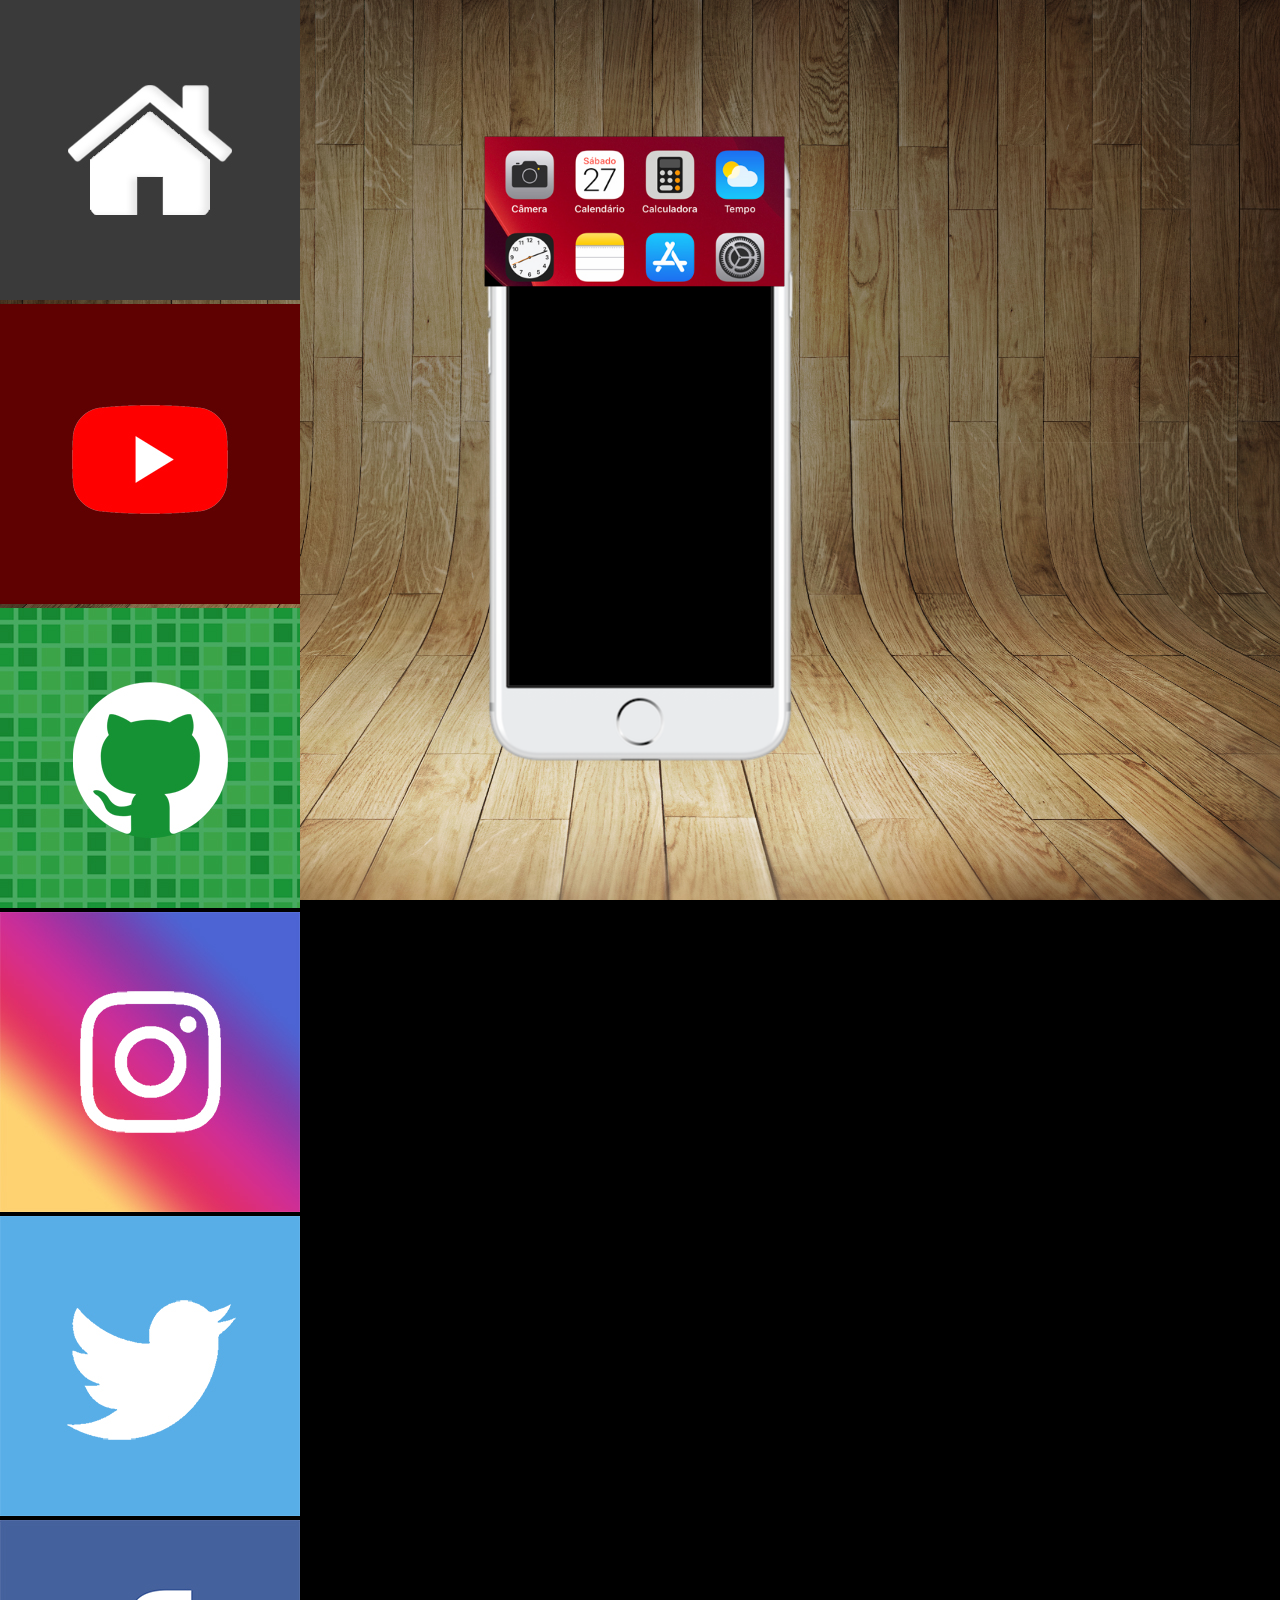
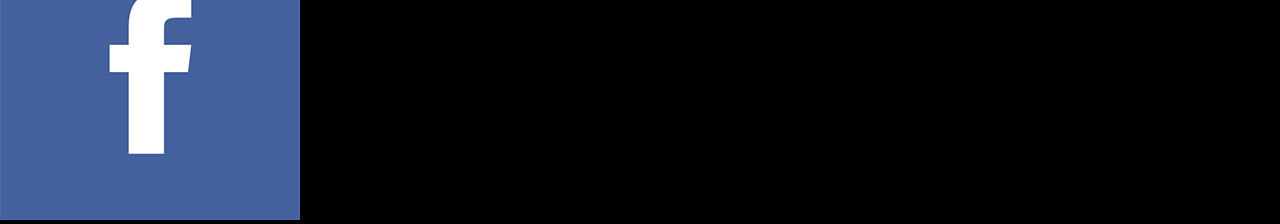
<file: index.html>
<!DOCTYPE html>
<html lang="pt-br">
<head>
    <meta charset="UTF-8">
    <meta name="viewport" content="width=device-width, initial-scale=1.0">
    <title>Projeto Redes Sociais</title>
    <link rel="stylesheet" href="estilos/style.css">
    <link rel="shortcut icon" href="favicon.ico" type="image/x-icon">
</head>
<body>
    <main>
        <section id="telefone">
            <iframe src="home.html" name="tela" id="tela" frameborder="0">
                Seu navegador não é compativel com isso
            </iframe>
        </section>
        <section id="redes-sociais">
            <a href="home.html" target="tela"><img src="imagens/logo-home.jpg" alt="Home"></a><br>
            <a href="youtude.html" target="tela"><img src="imagens/logo-youtube.jpg" alt="YouTube"></a><br>
            <a href="github.html" target="tela"><img src="imagens/logo-github.jpg" alt="GitHub"></a><br>
            <a href="instagram.html" target="tela"><img src="imagens/logo-instagram.jpg" alt="Instagram"></a><br>
            <a href="twitter.html" target="tela"><img src="imagens/logo-twitter.jpg" alt="Twitter"></a><br>
            <a href="fecebook.html" target="tela"><img src="imagens/logo-facebook.jpg" alt="Facebook"></a><br>
        </section>
    </main>
</body>
</html>
</file>
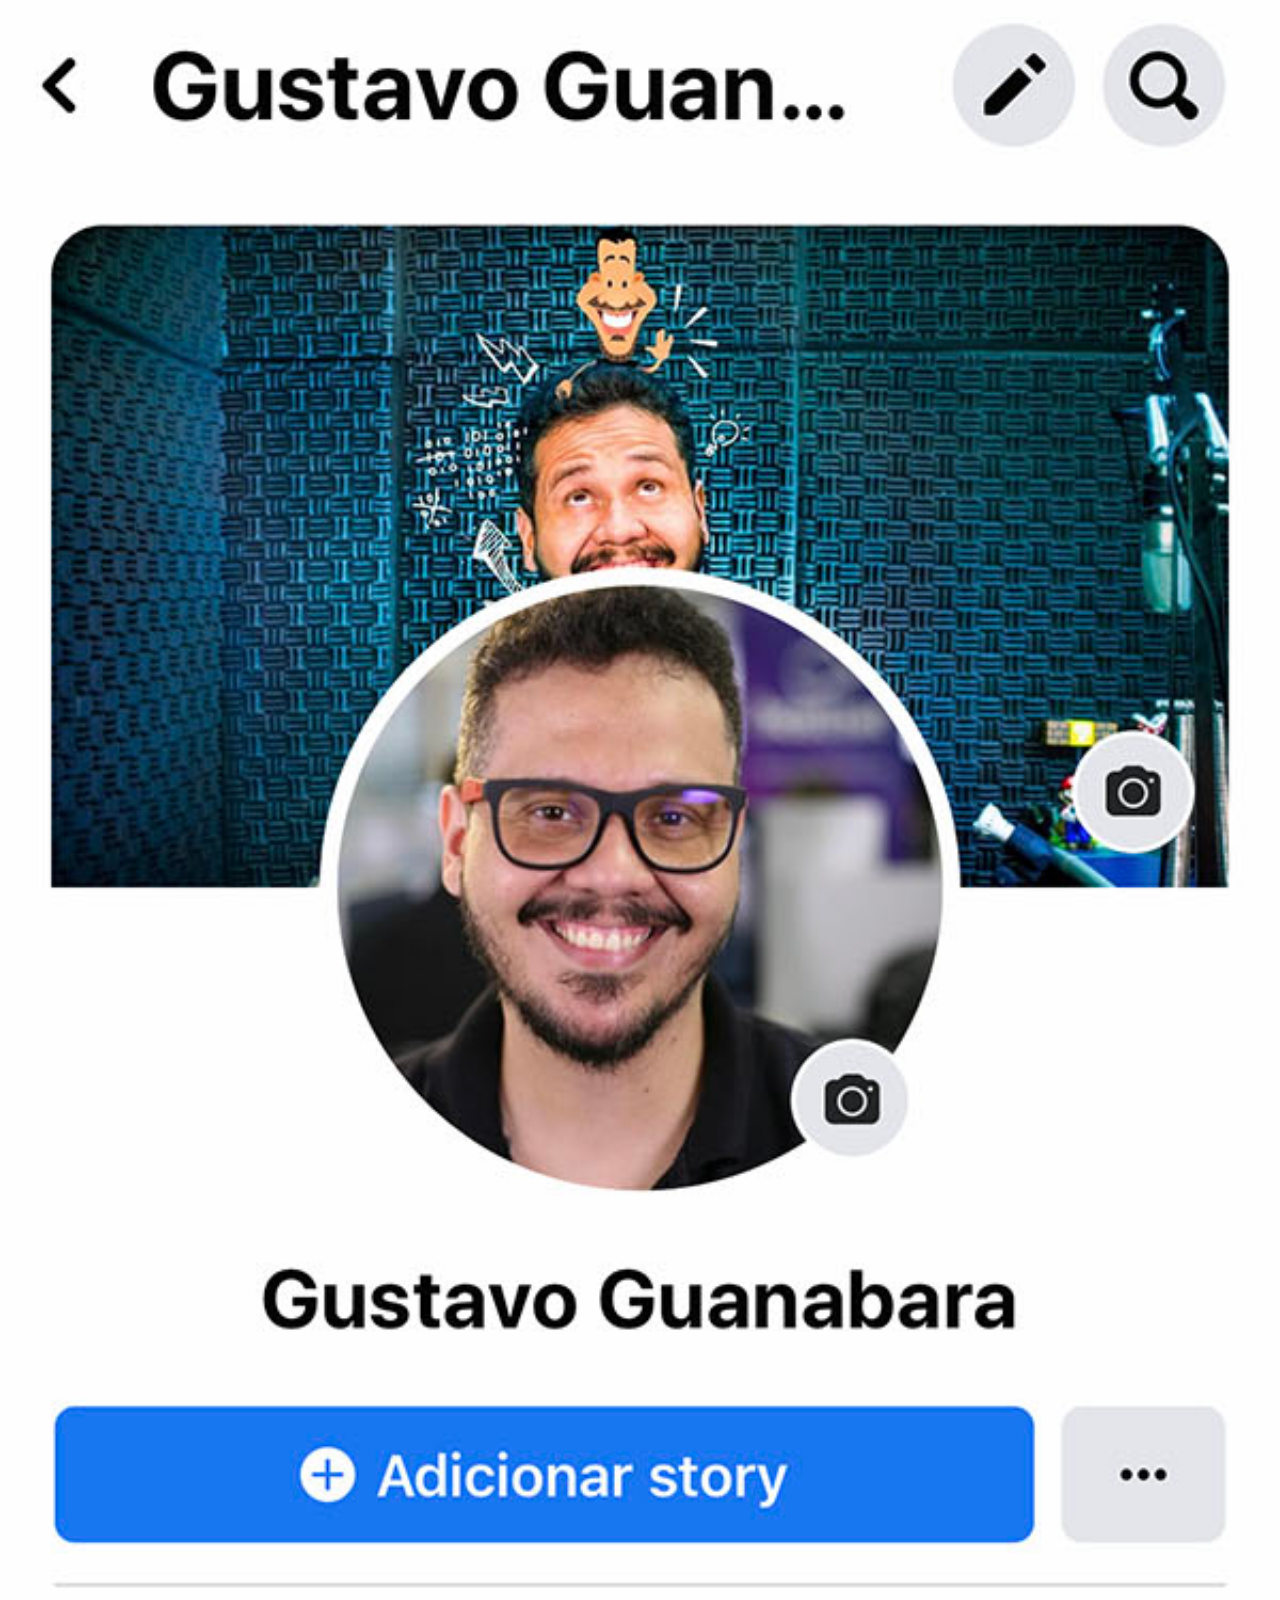
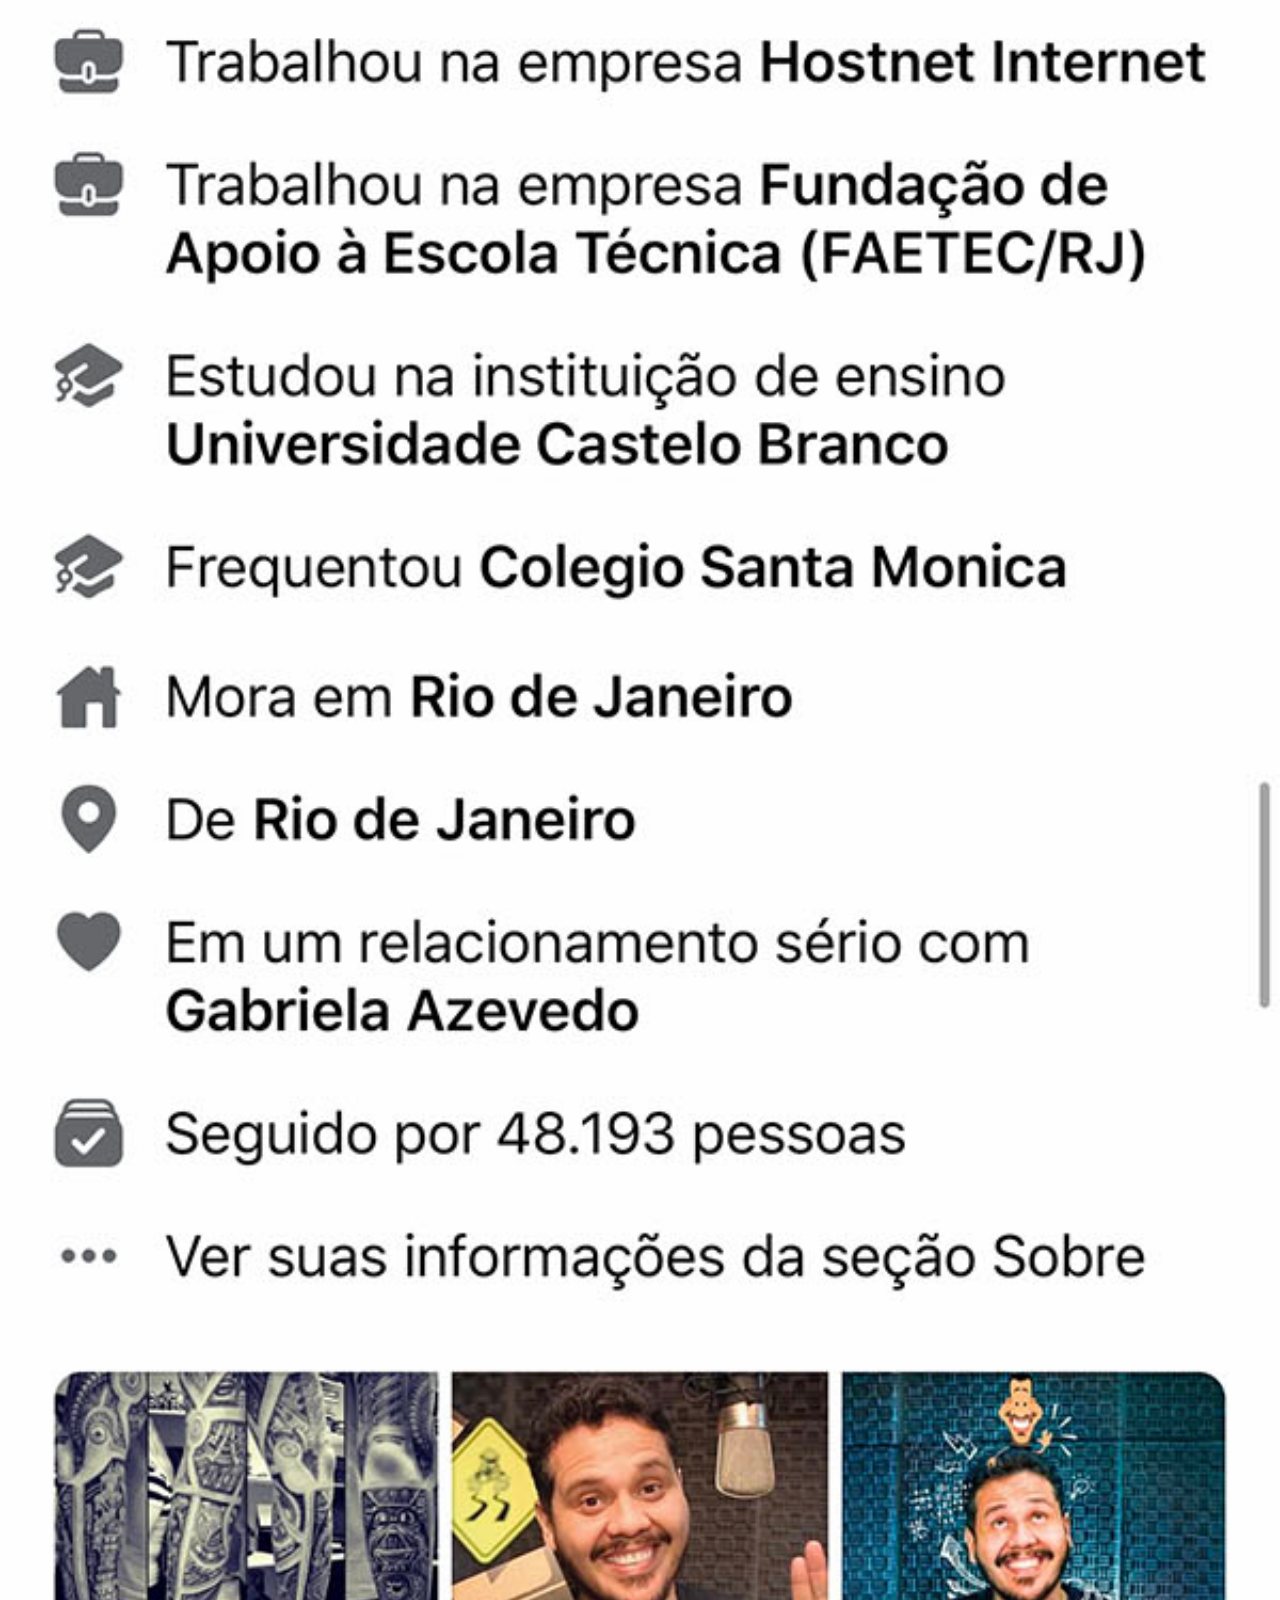
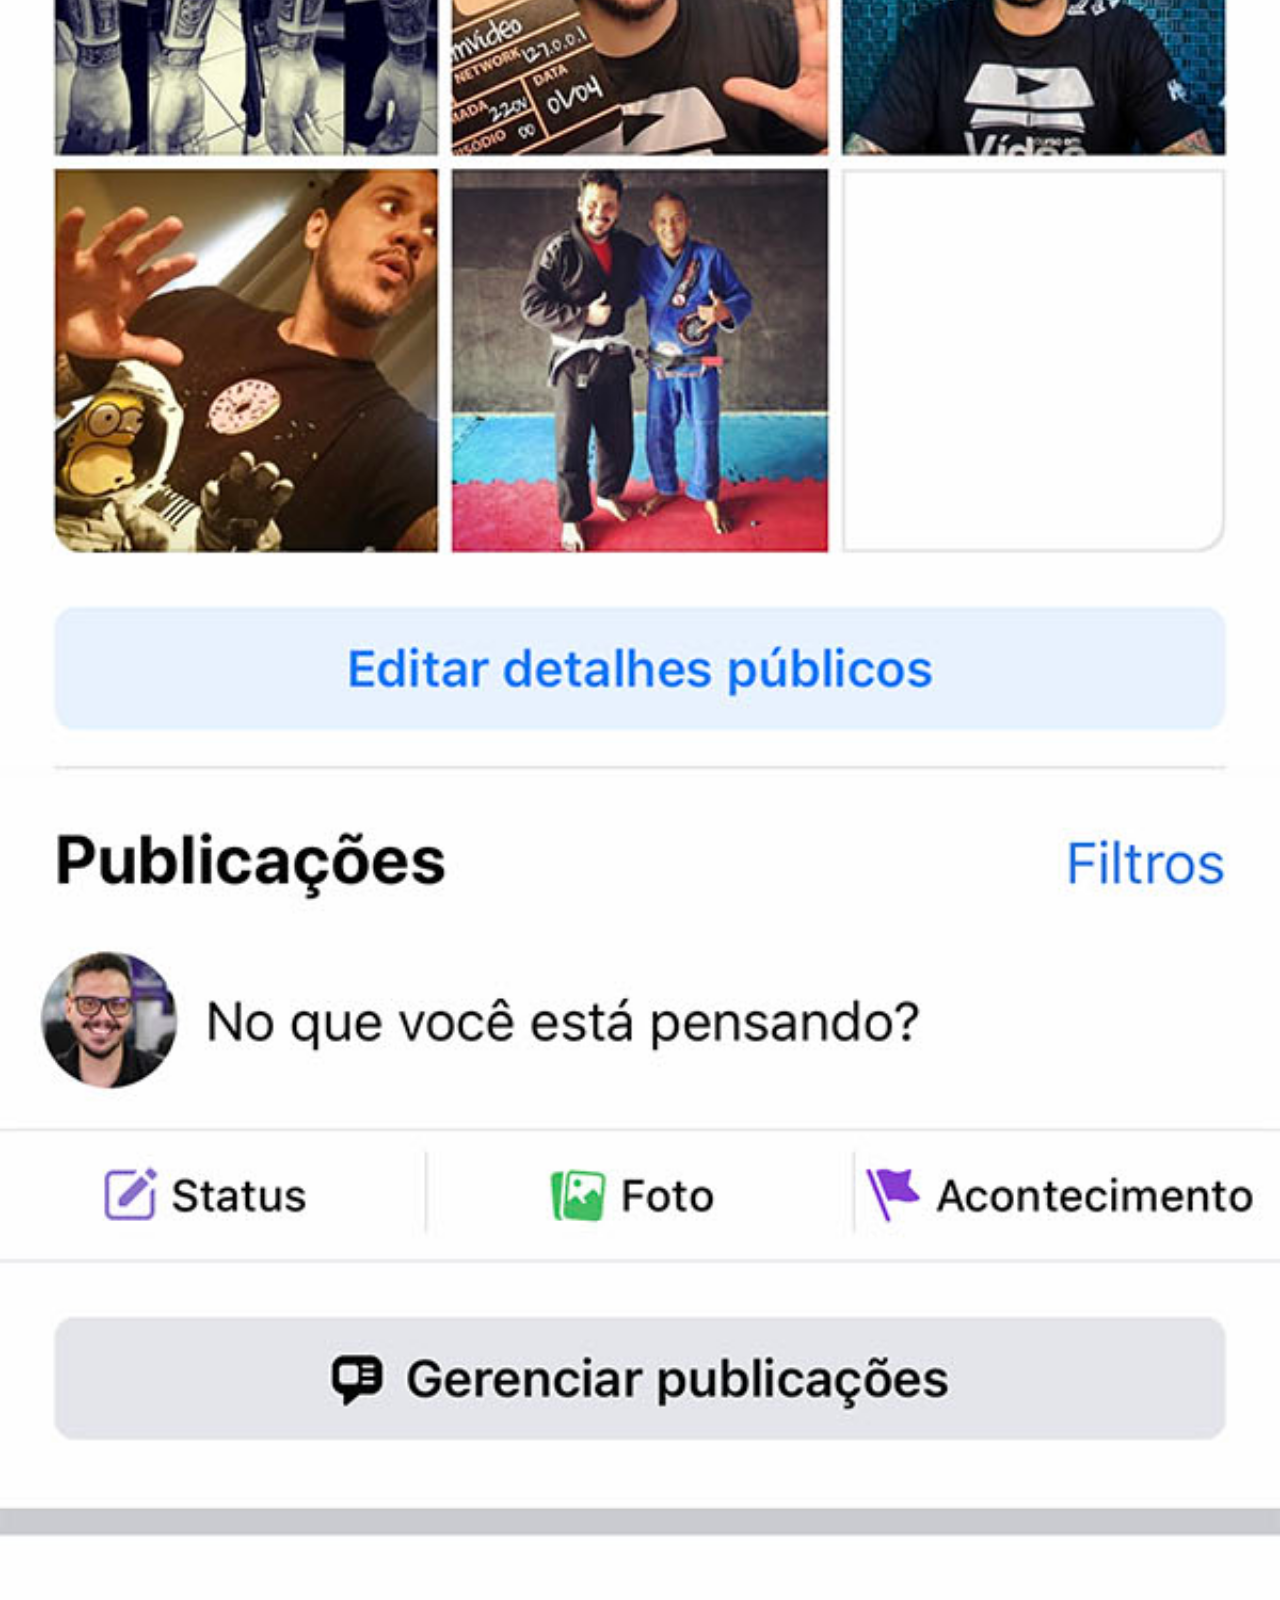
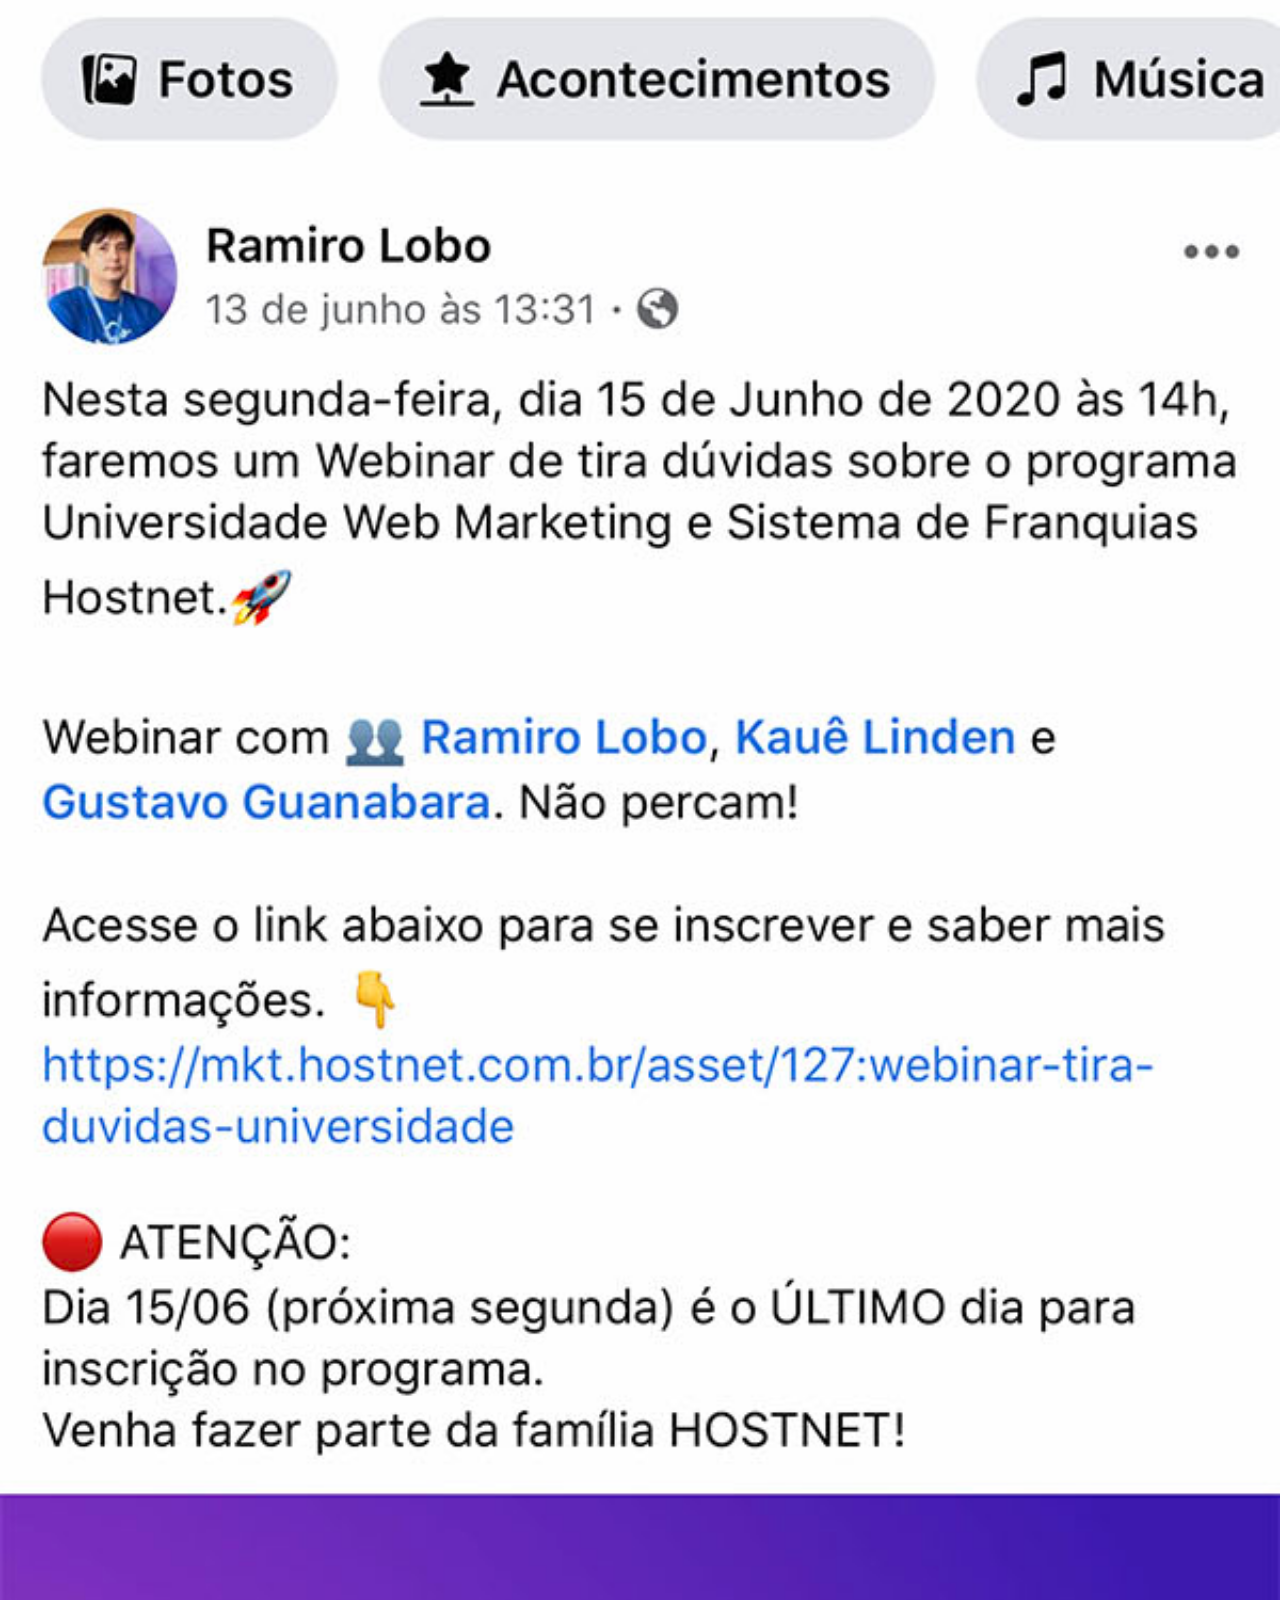
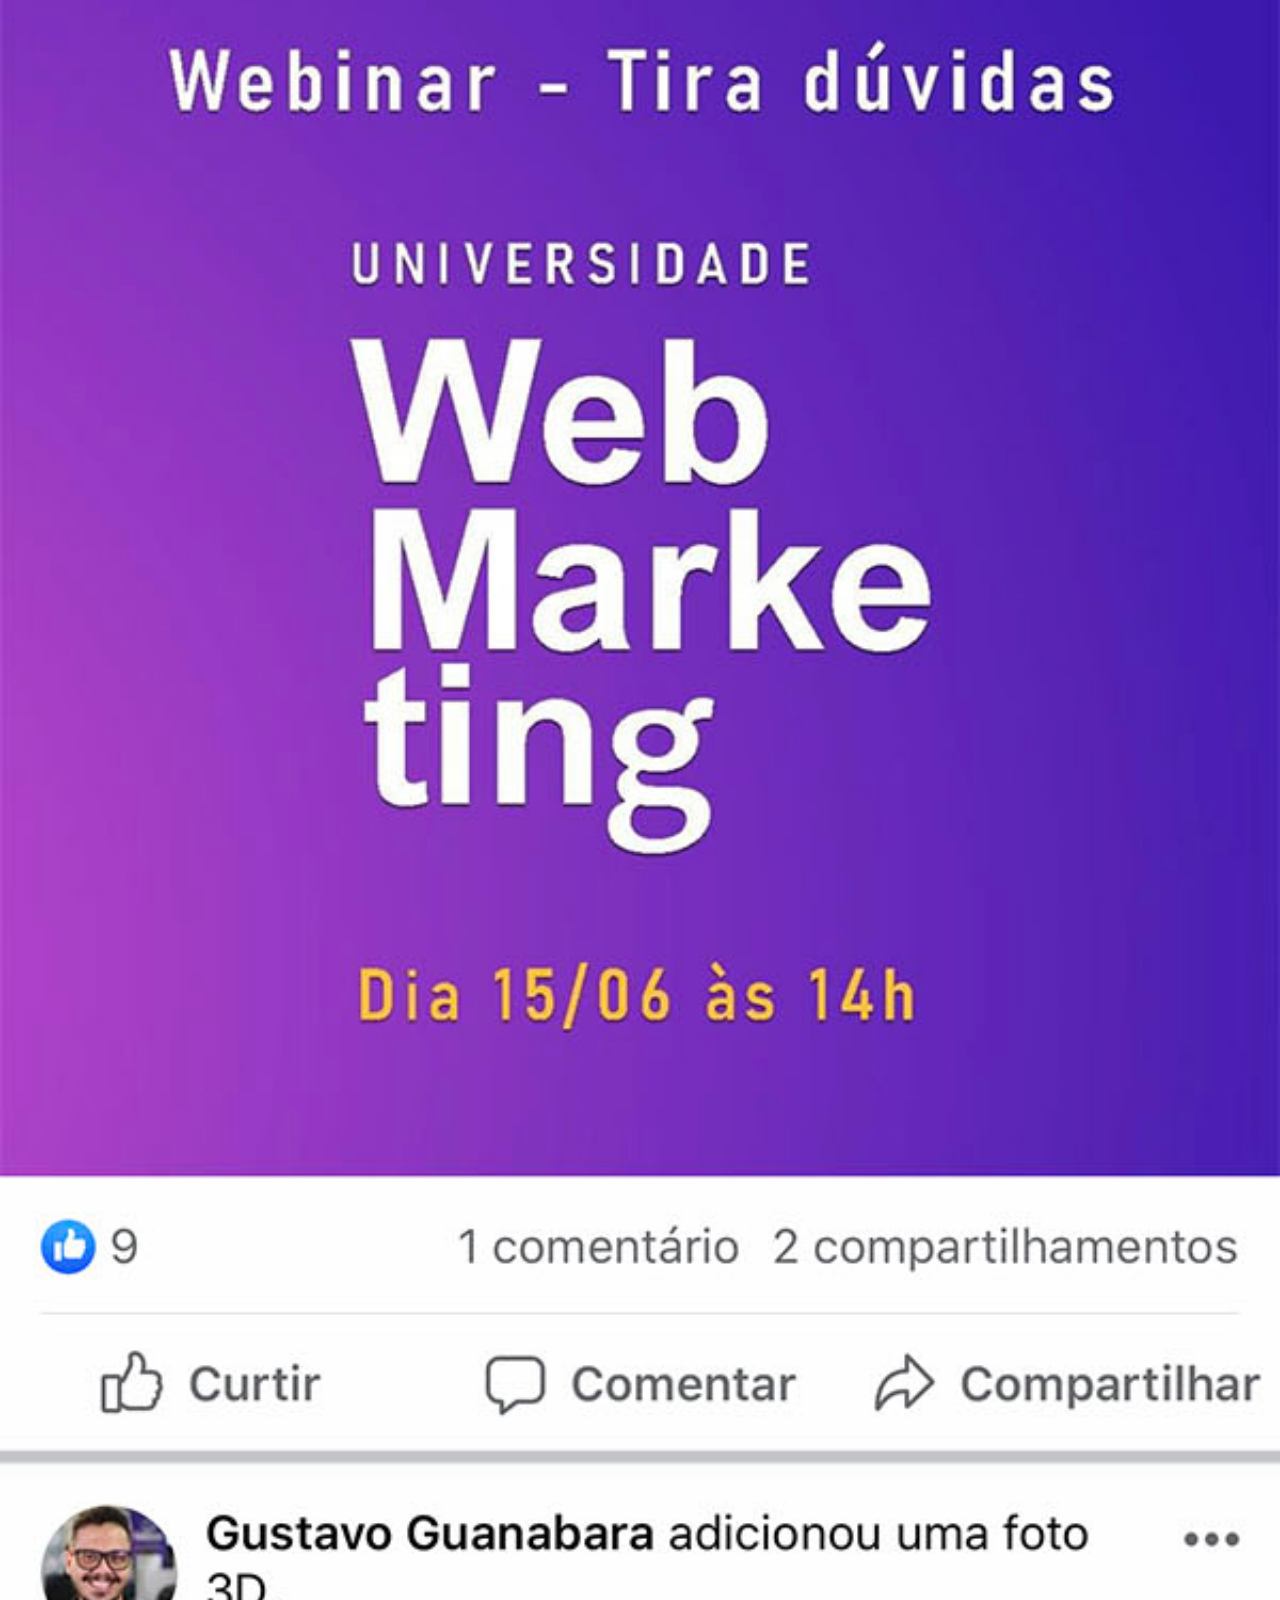
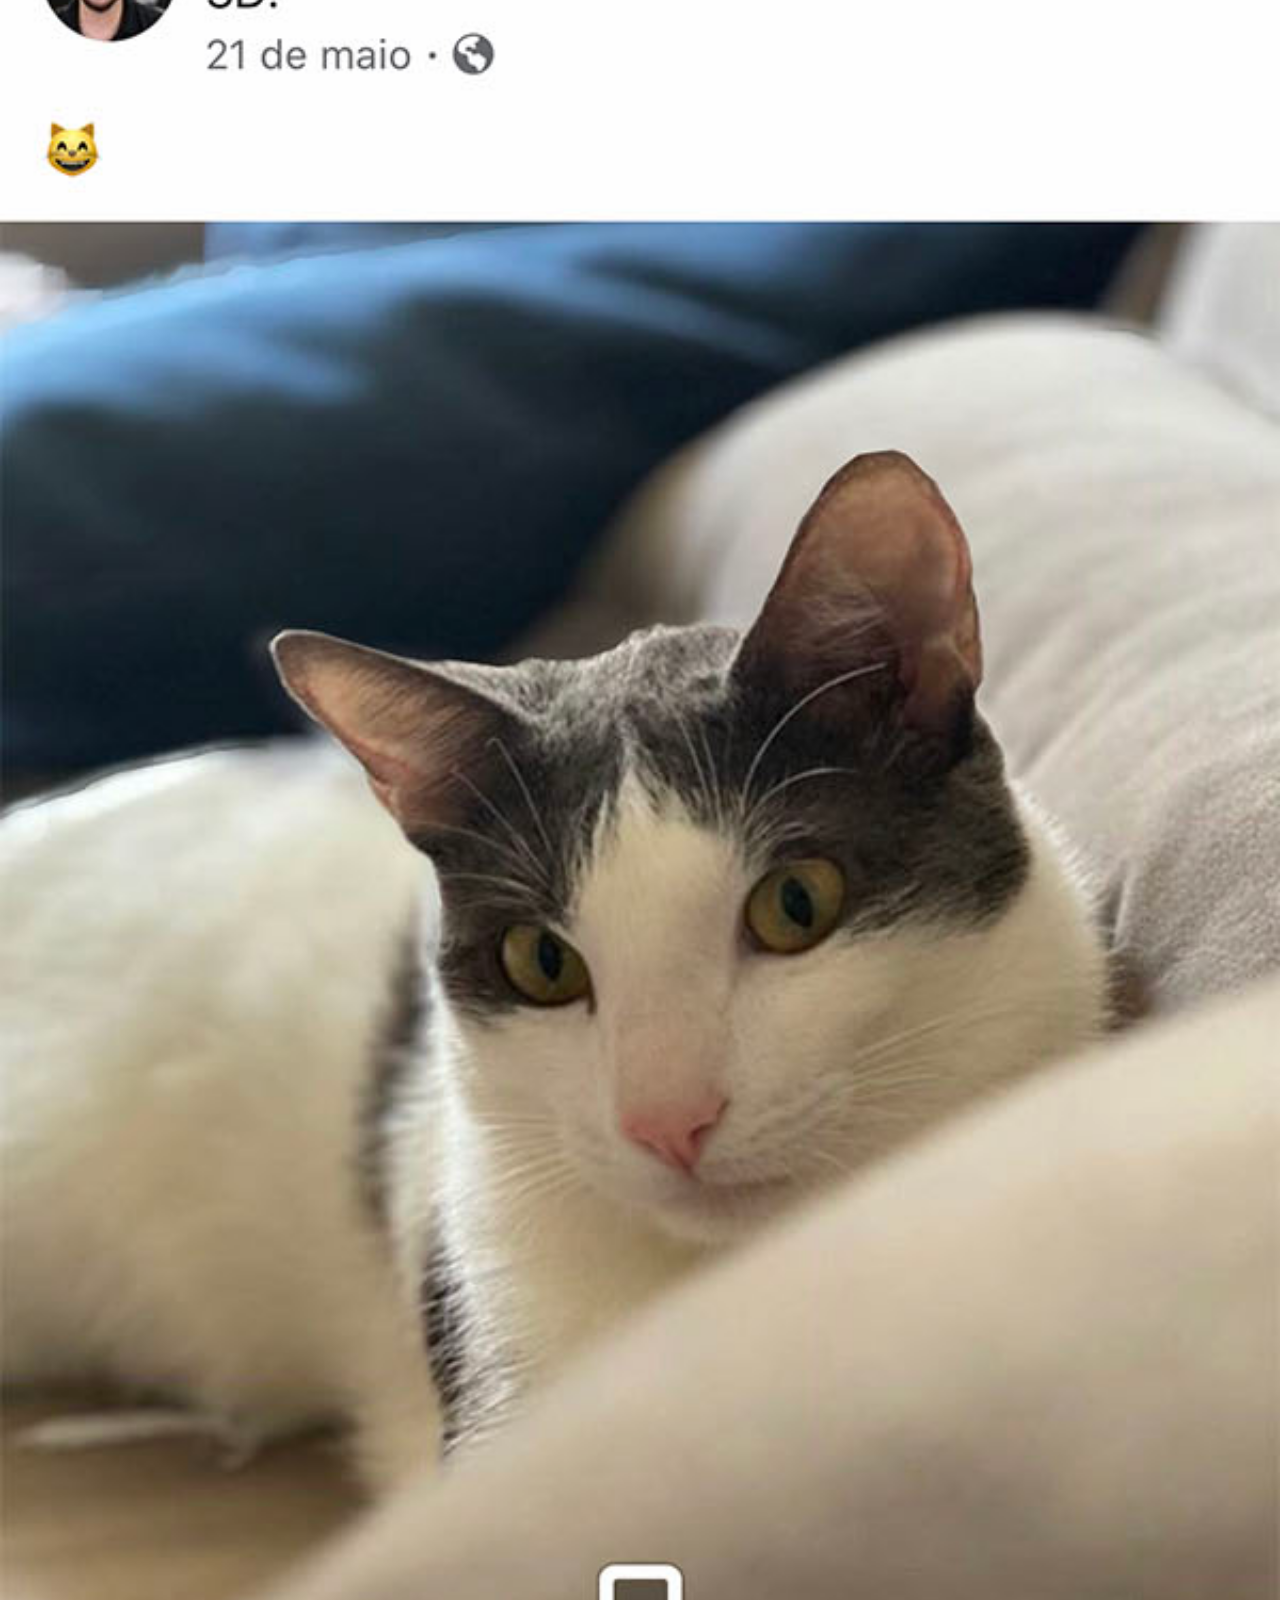
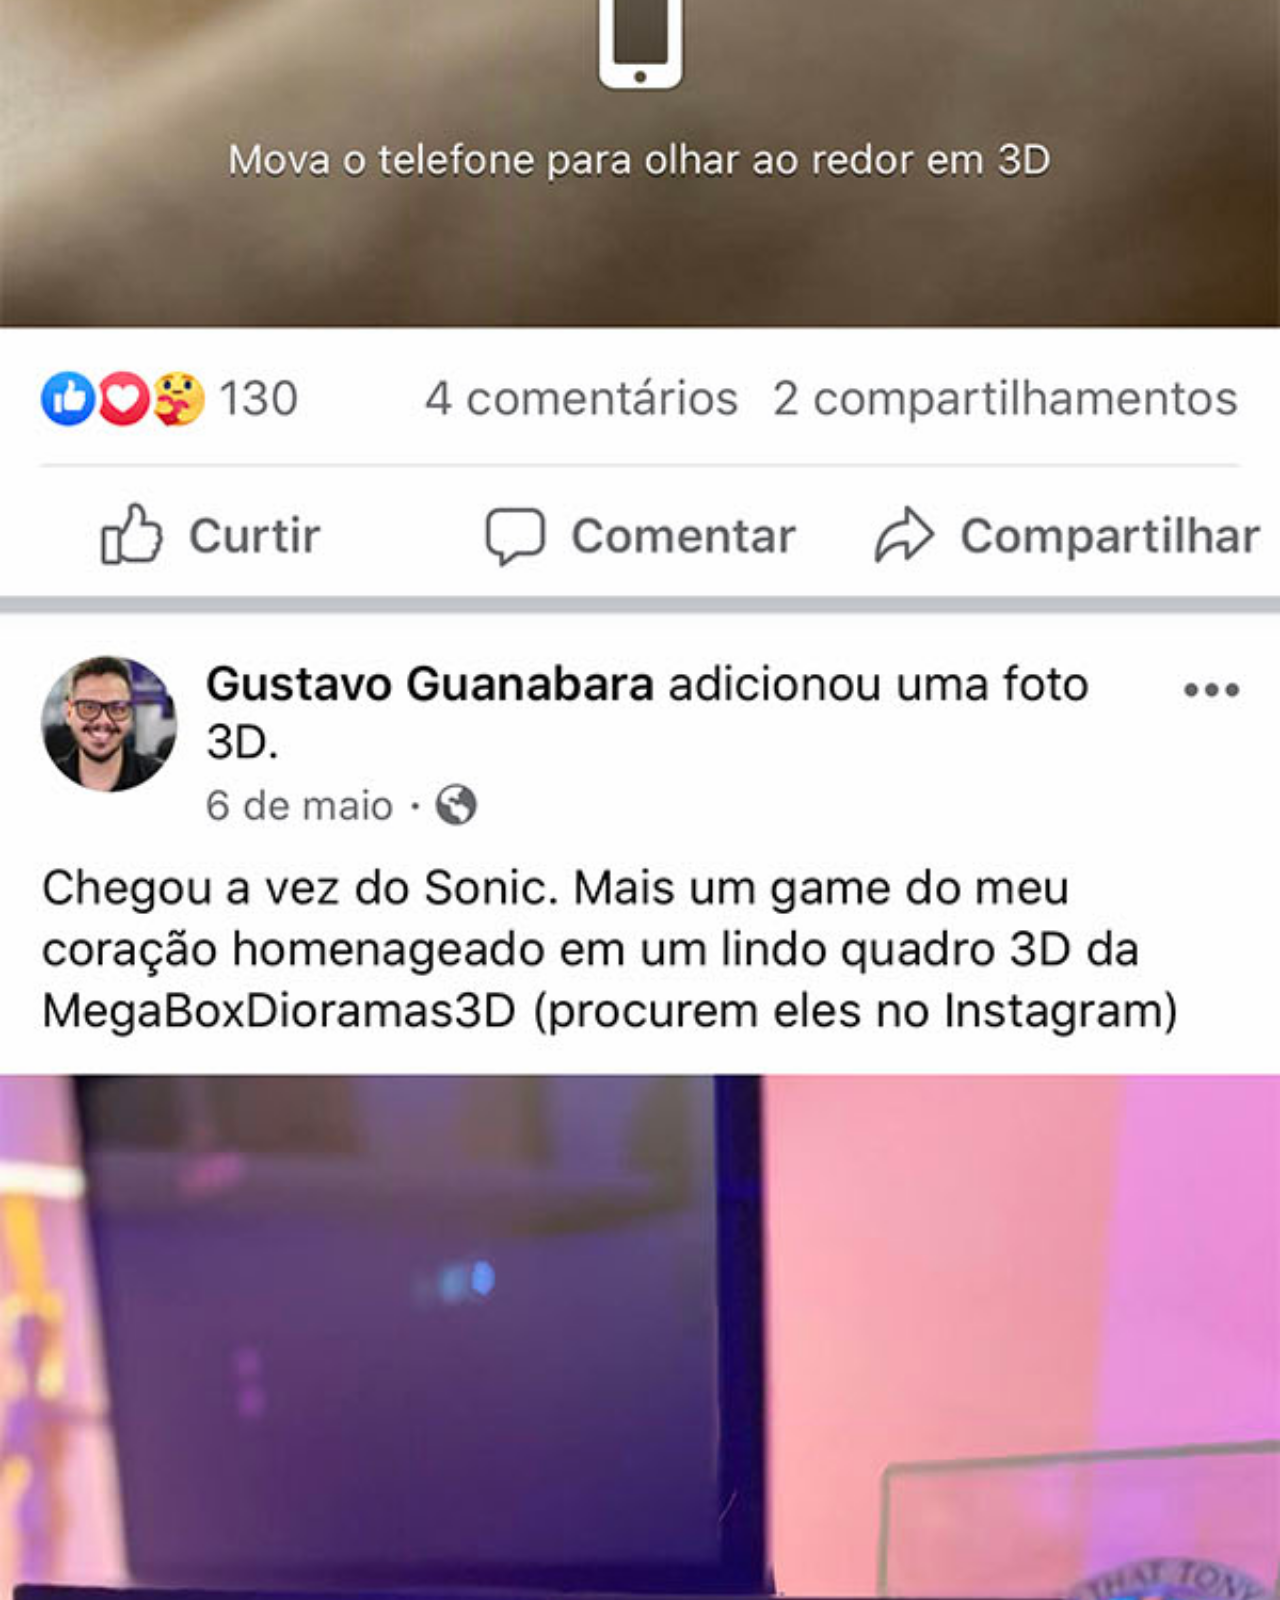
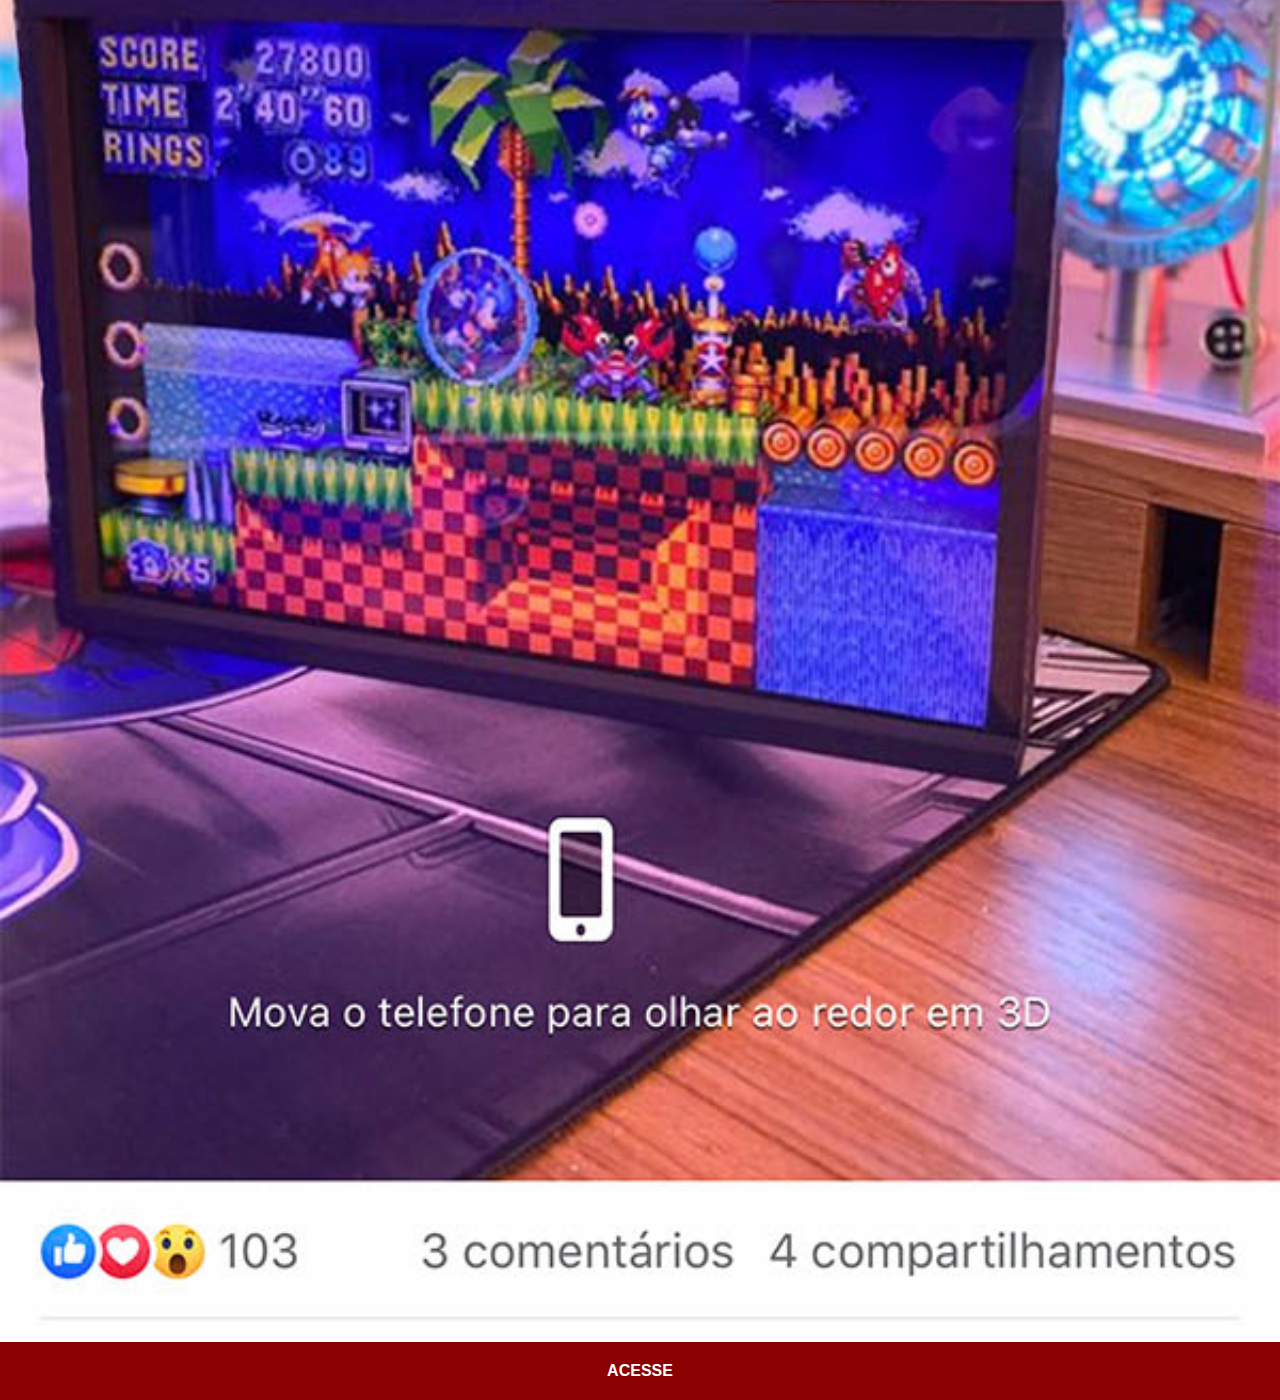
<file: fecebook.html>
<!DOCTYPE html>
<html lang="pt-br">
<head>
    <meta charset="UTF-8">
    <meta name="viewport" content="width=device-width, initial-scale=1.0">
    <title>Facebook</title>
    <link rel="stylesheet" href="estilos/social.css">
</head>
<body>
    <img src="imagens/tela-facebook.jpg" alt="Facebook">
    <a href="https://www.facebook.com/gustavoguanabara/?locale=pt_BR" target="_blank">ACESSE</a>
</body>
</html>
</file>
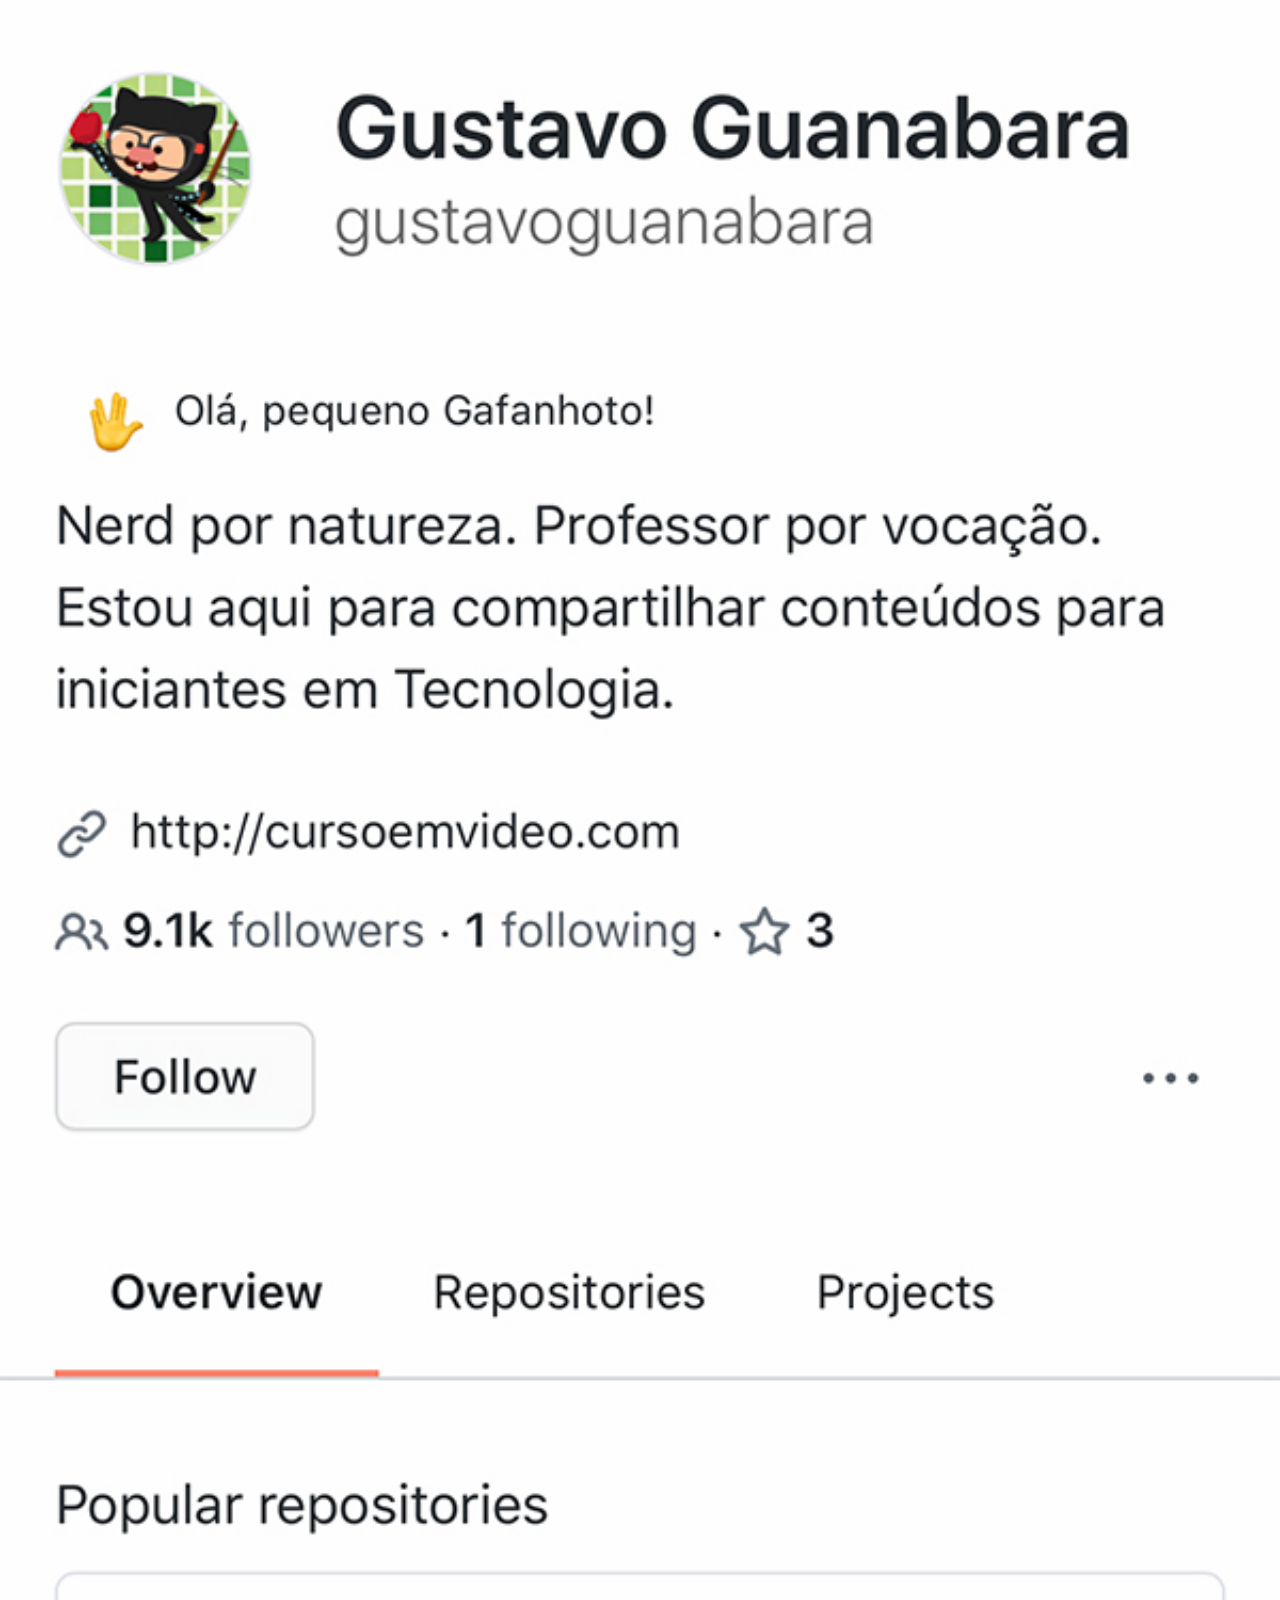
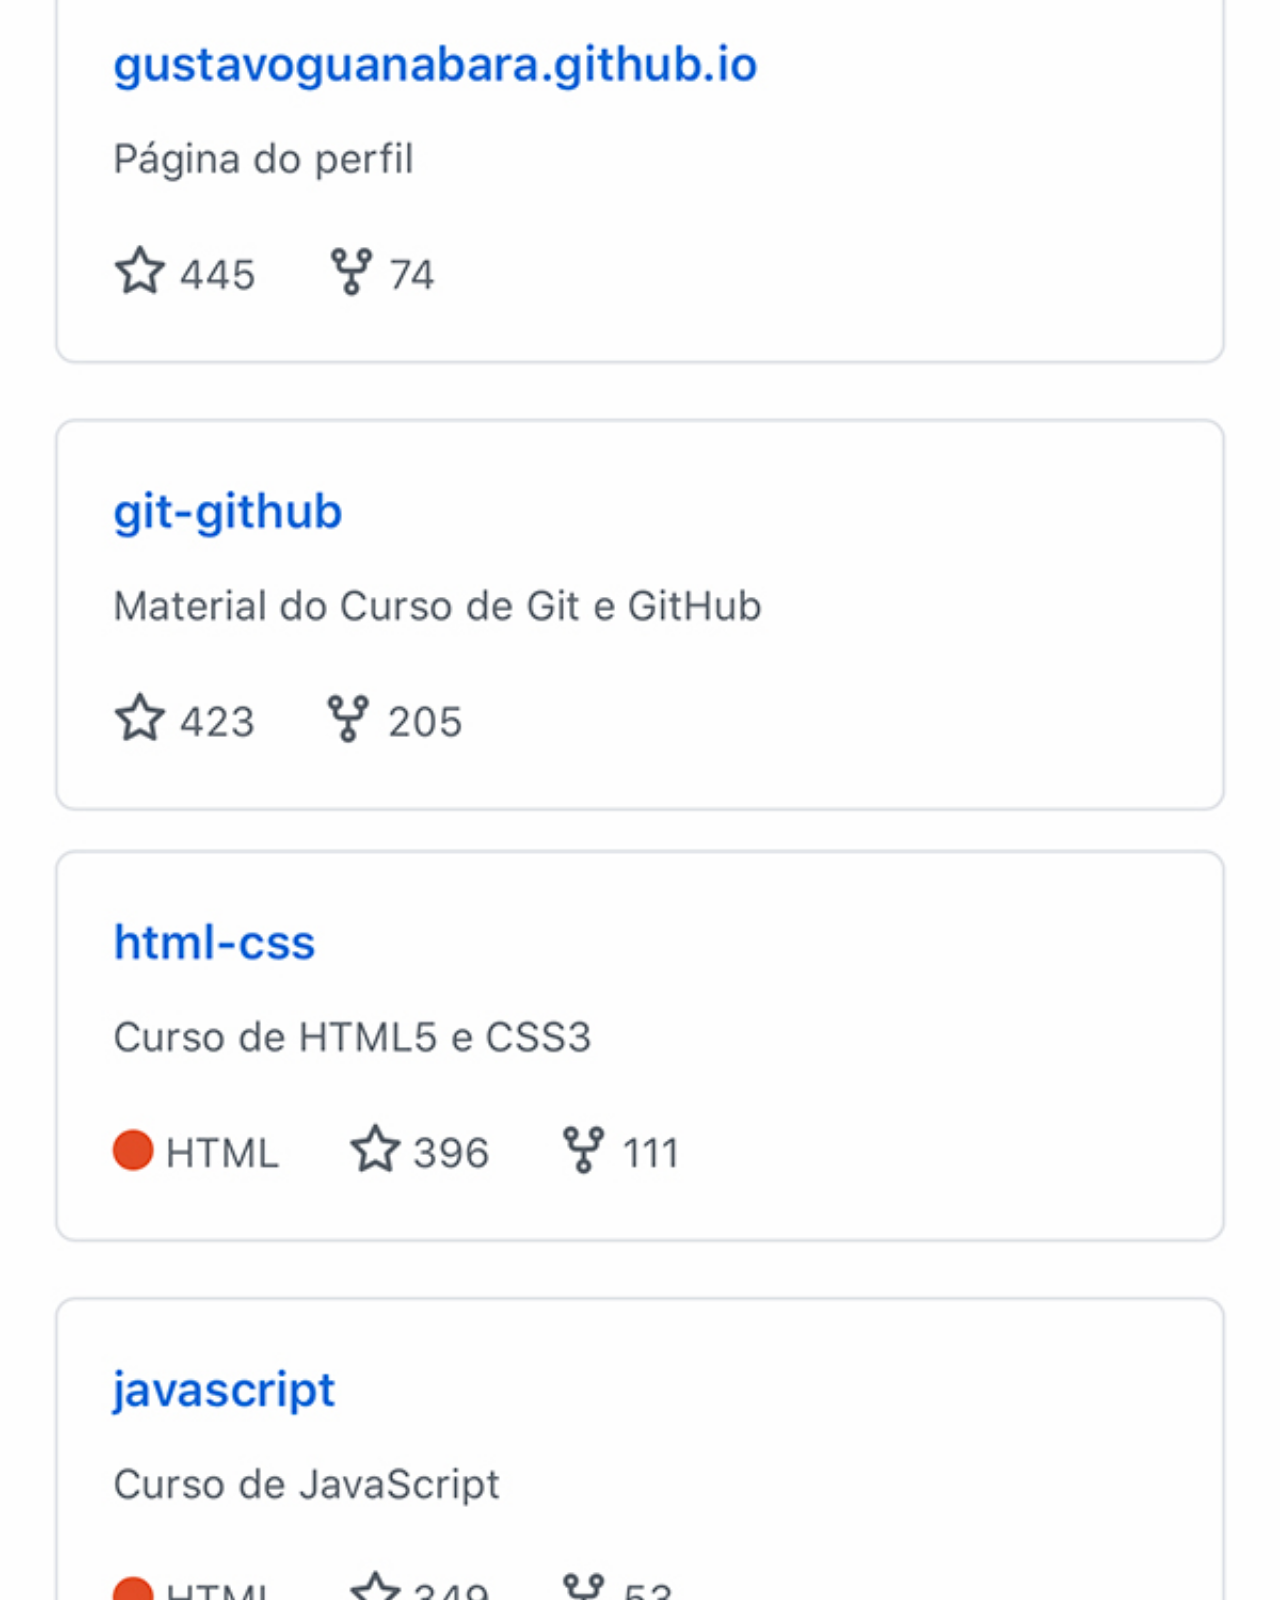
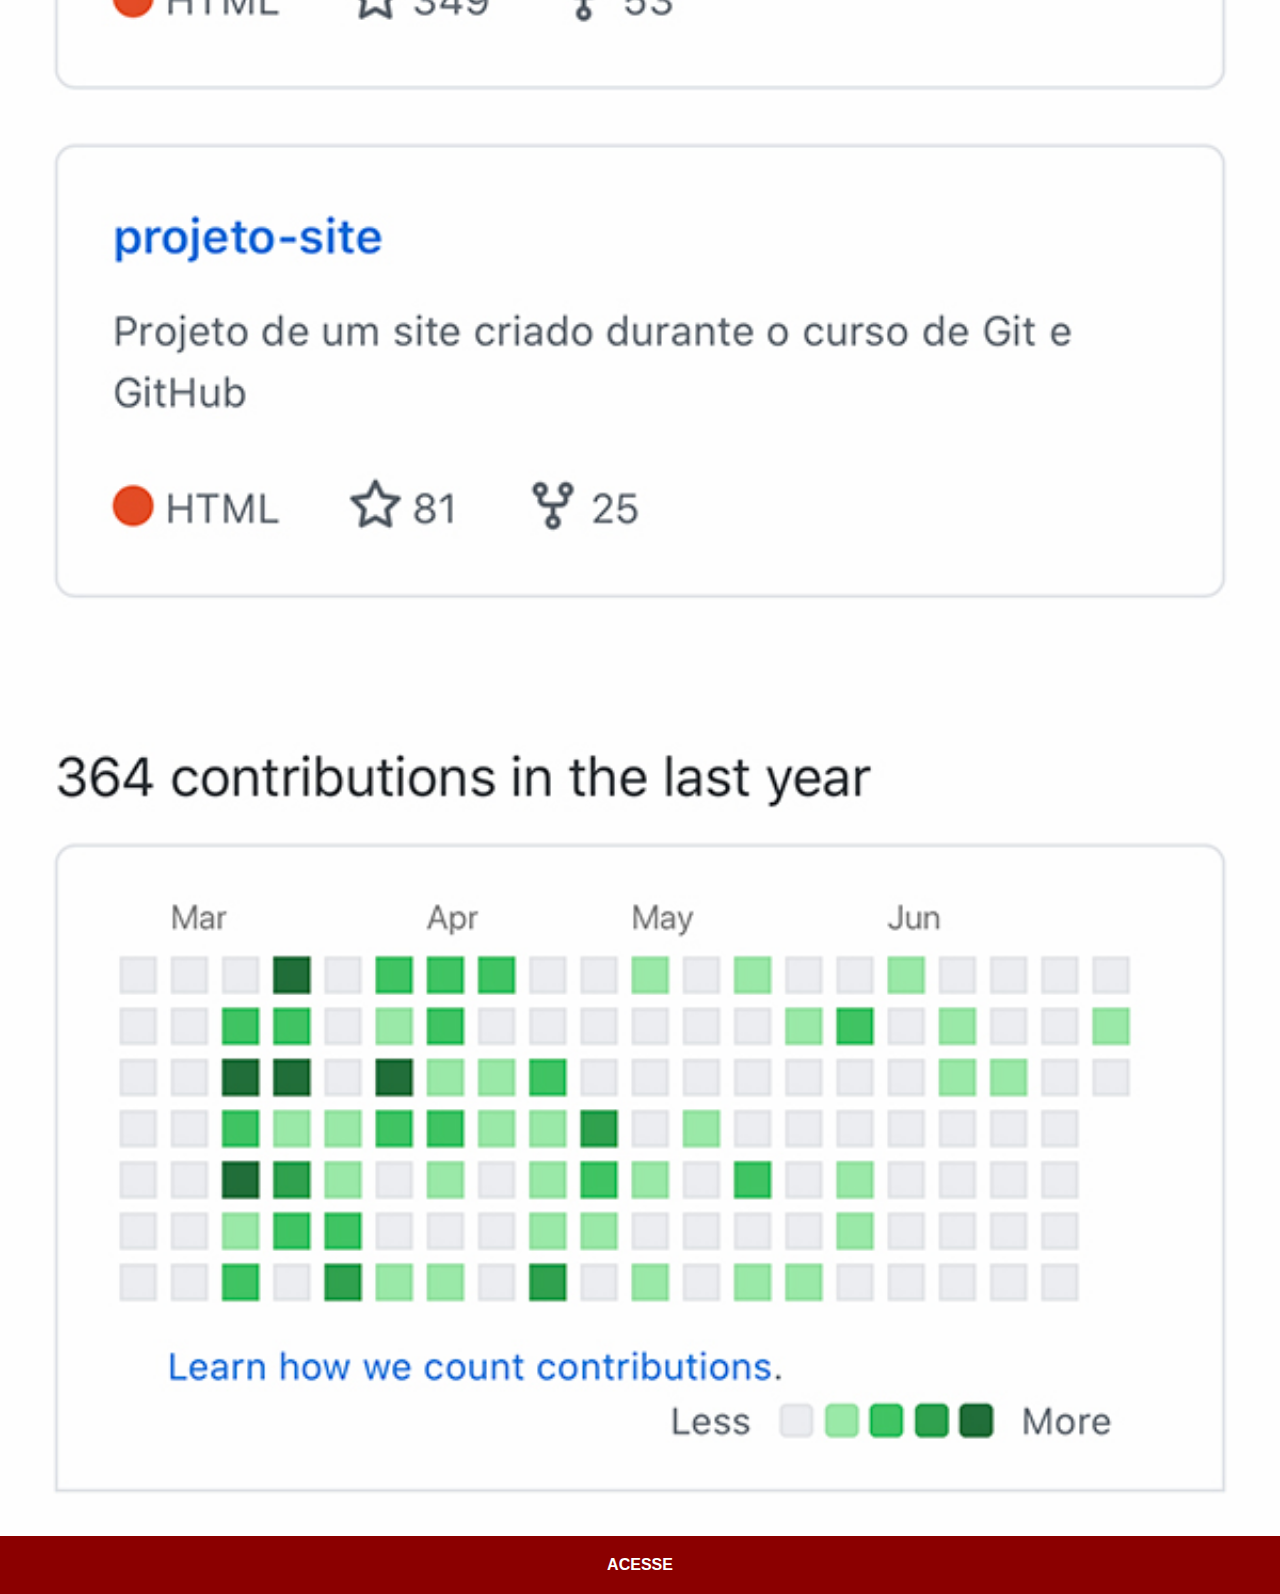
<file: github.html>
<!DOCTYPE html>
<html lang="pt-br">
<head>
    <meta charset="UTF-8">
    <meta name="viewport" content="width=device-width, initial-scale=1.0">
    <title>GitHub</title>
    <link rel="stylesheet" href="estilos/social.css">
</head>
<body>
    <img src="imagens/tela-github.jpg" alt="GitHub">
    <a href="https://github.com/gustavoguanabara" target="_blank">ACESSE</a>
</body>
</html>
</file>
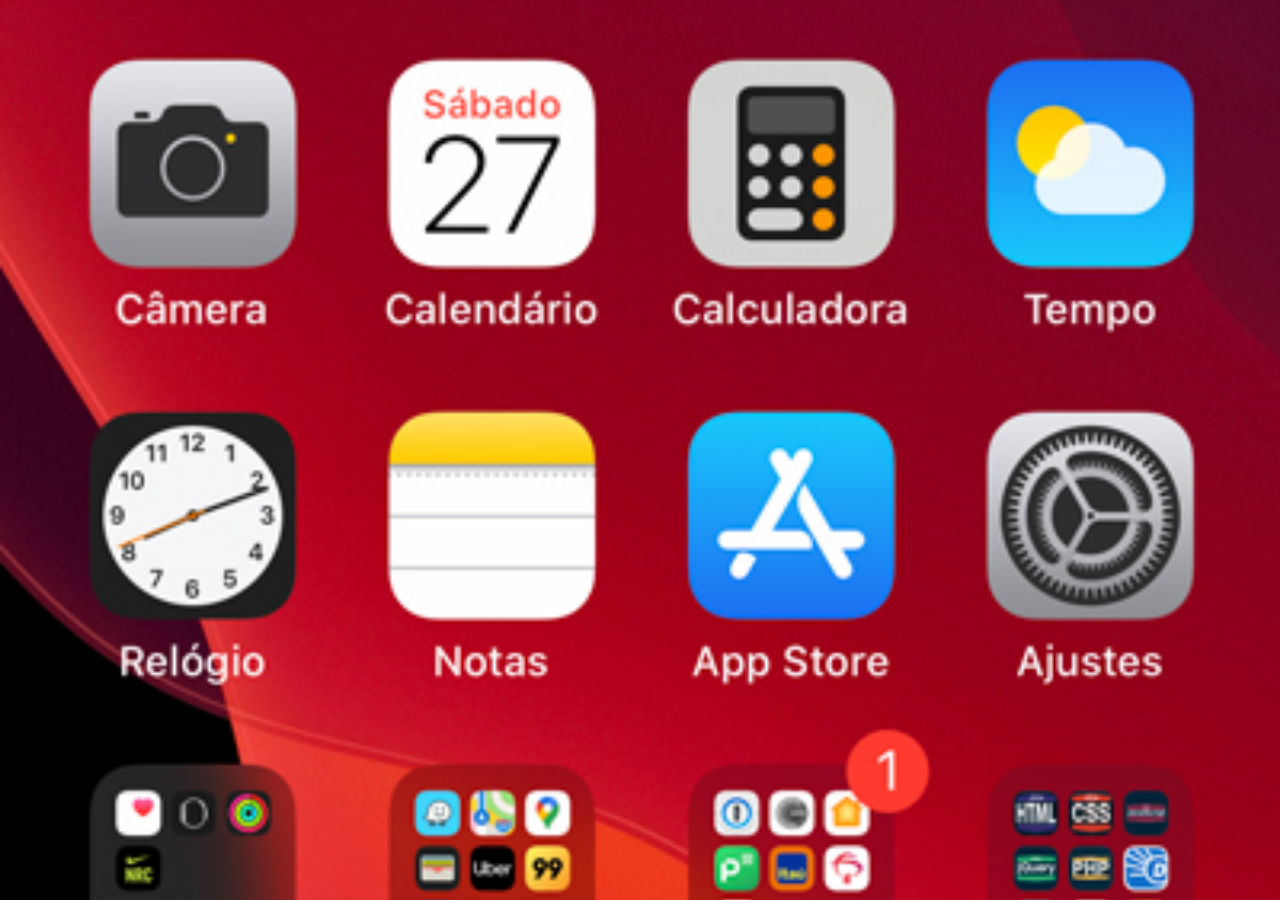
<file: home.html>
<!DOCTYPE html>
<html lang="pt-br">
<head>
    <meta charset="UTF-8">
    <meta name="viewport" content="width=device-width, initial-scale=1.0">
    <title> Home</title>
    <style>
        *{
            margin: 0px;
            padding: 0px;
        }

        body{
            width: 100vw;
            height: 100vh;
            background: black url('imagens/tela-home.jpg') no-repeat top center;
            background-size: cover;
        }
    </style>
</head>
<body>
    
</body>
</html>
</file>
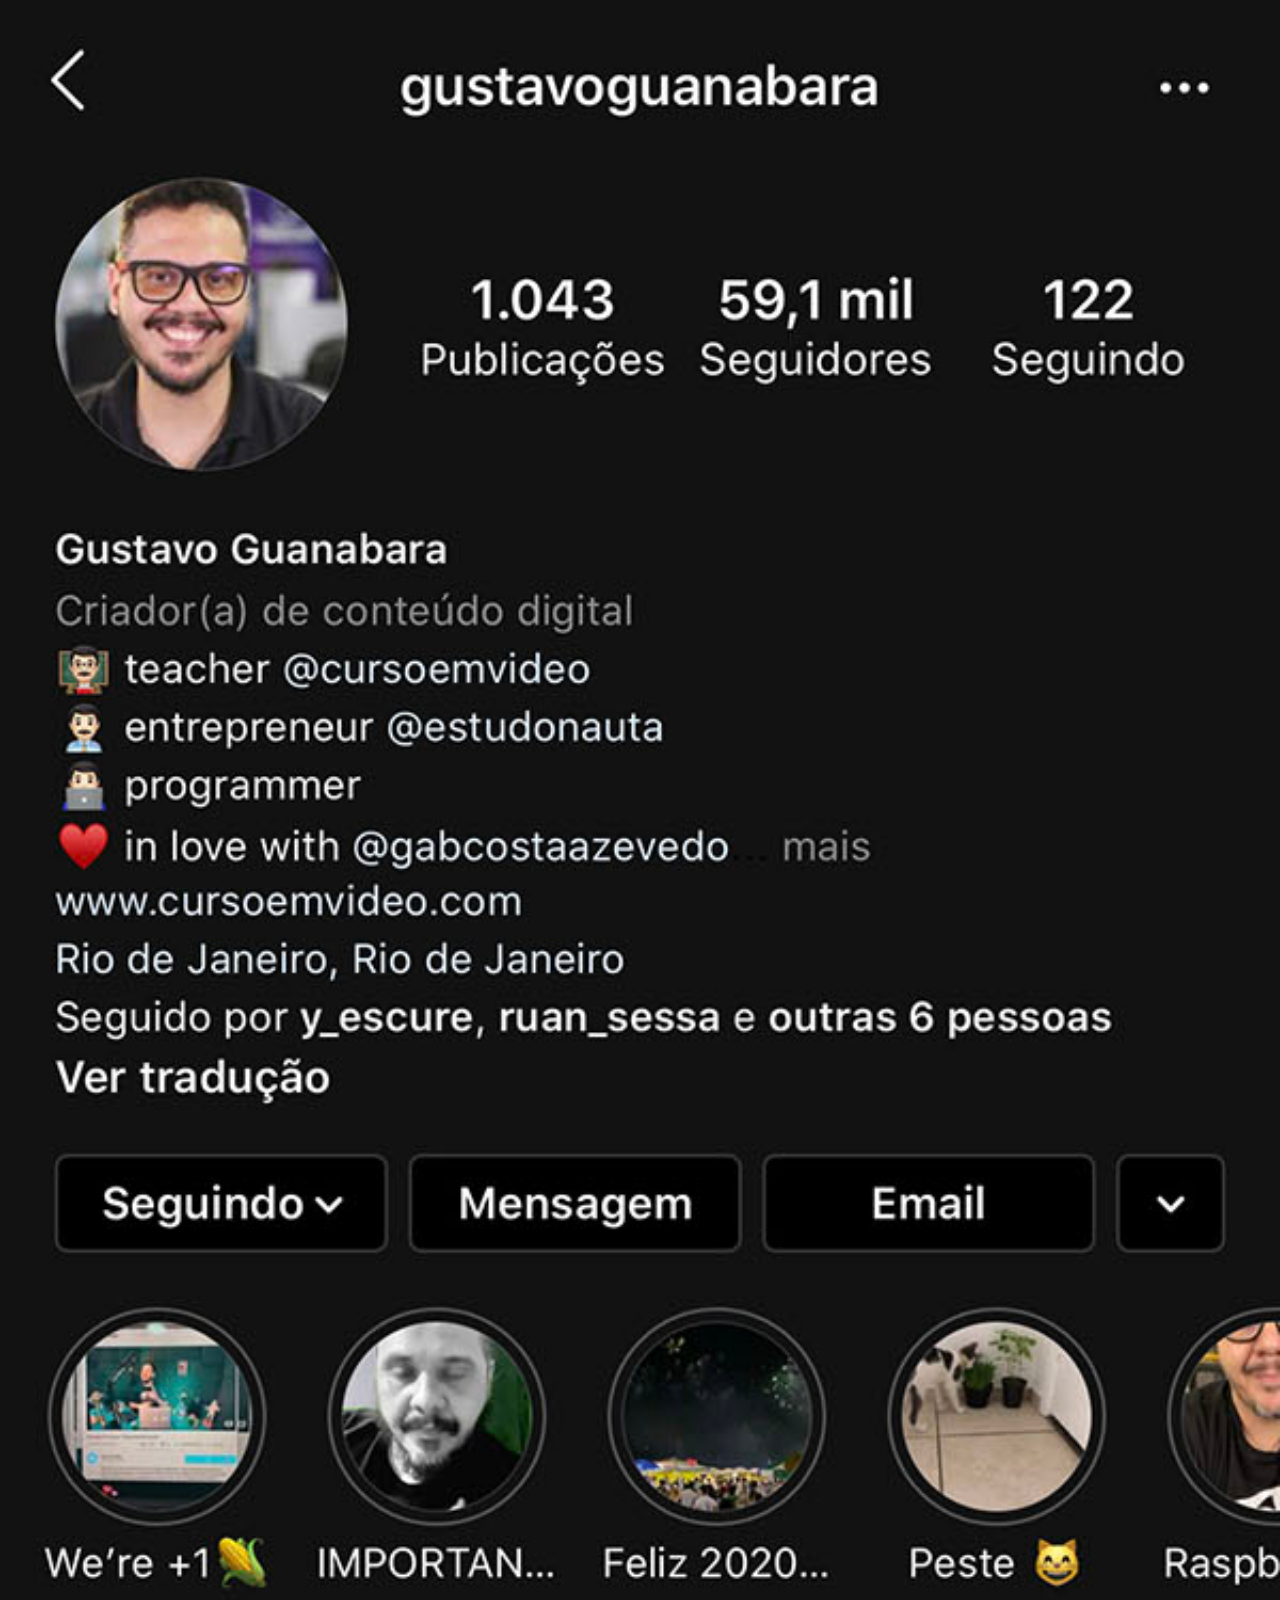
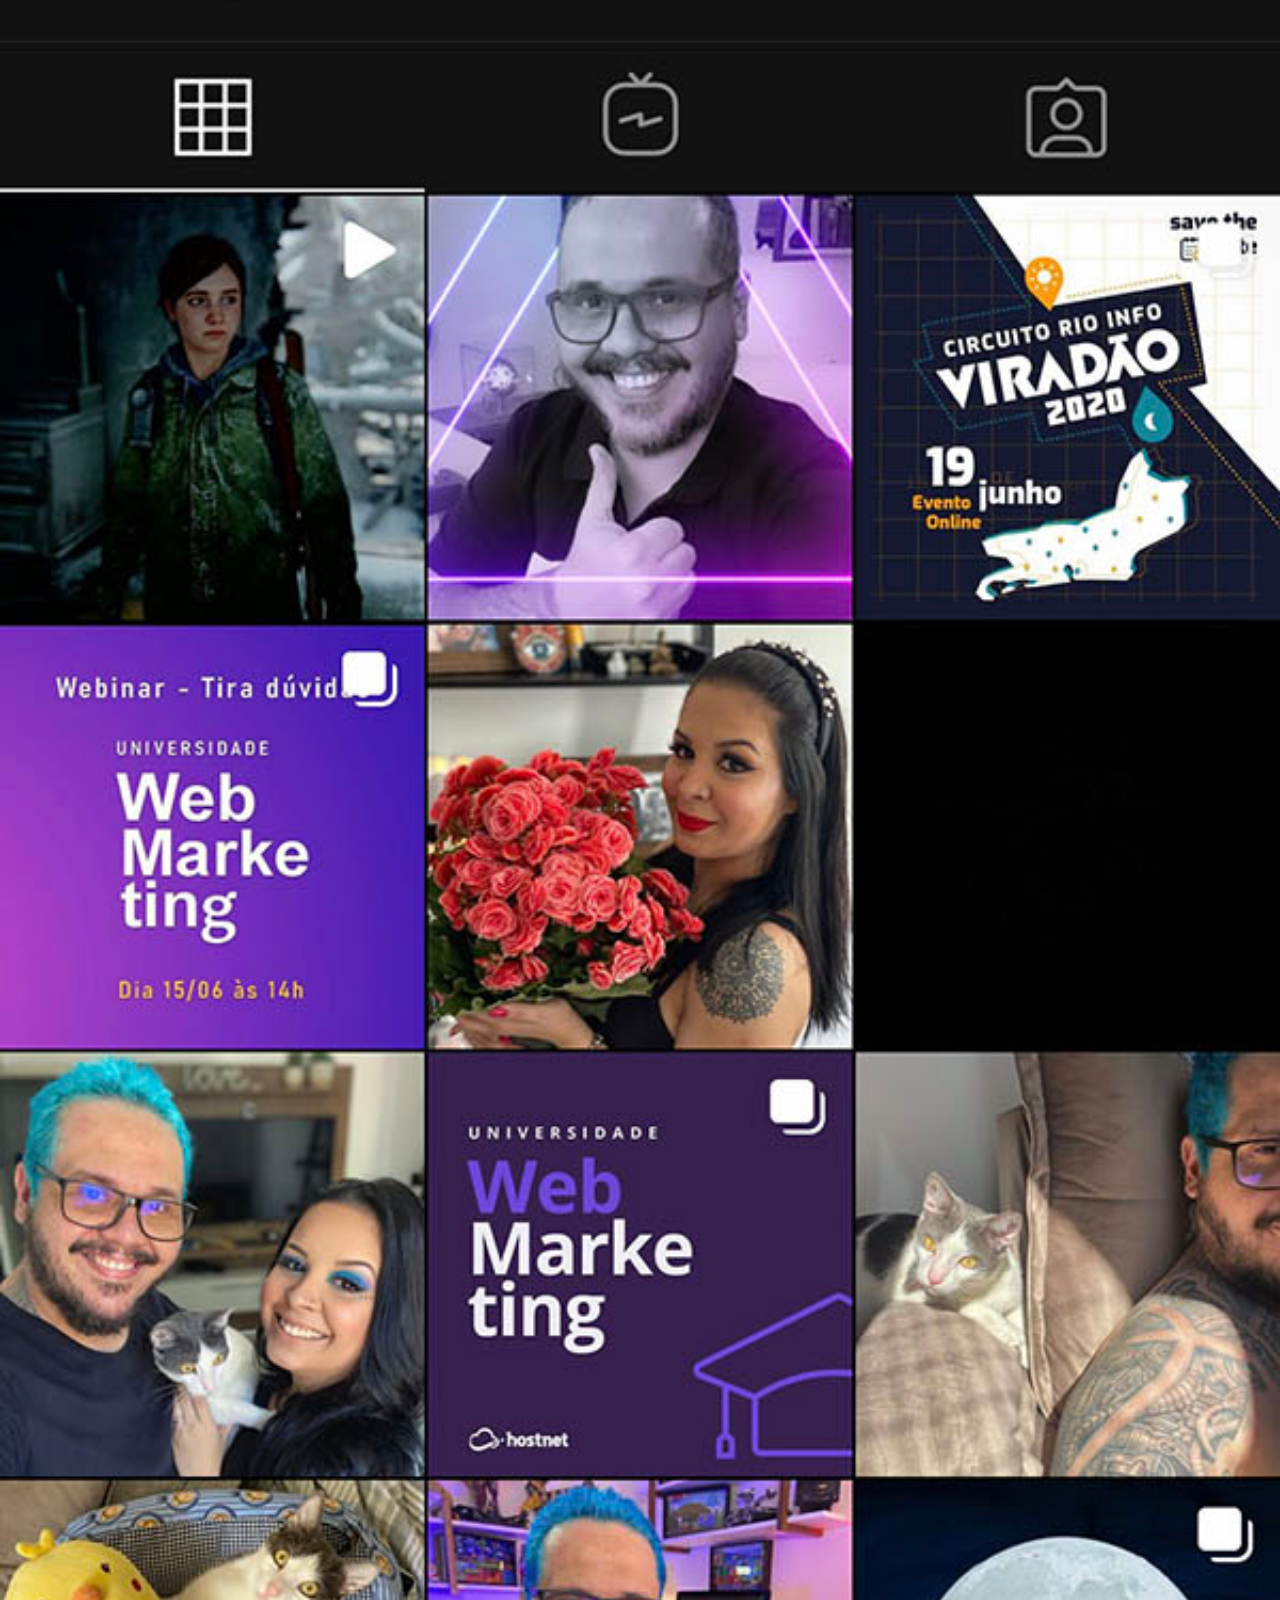
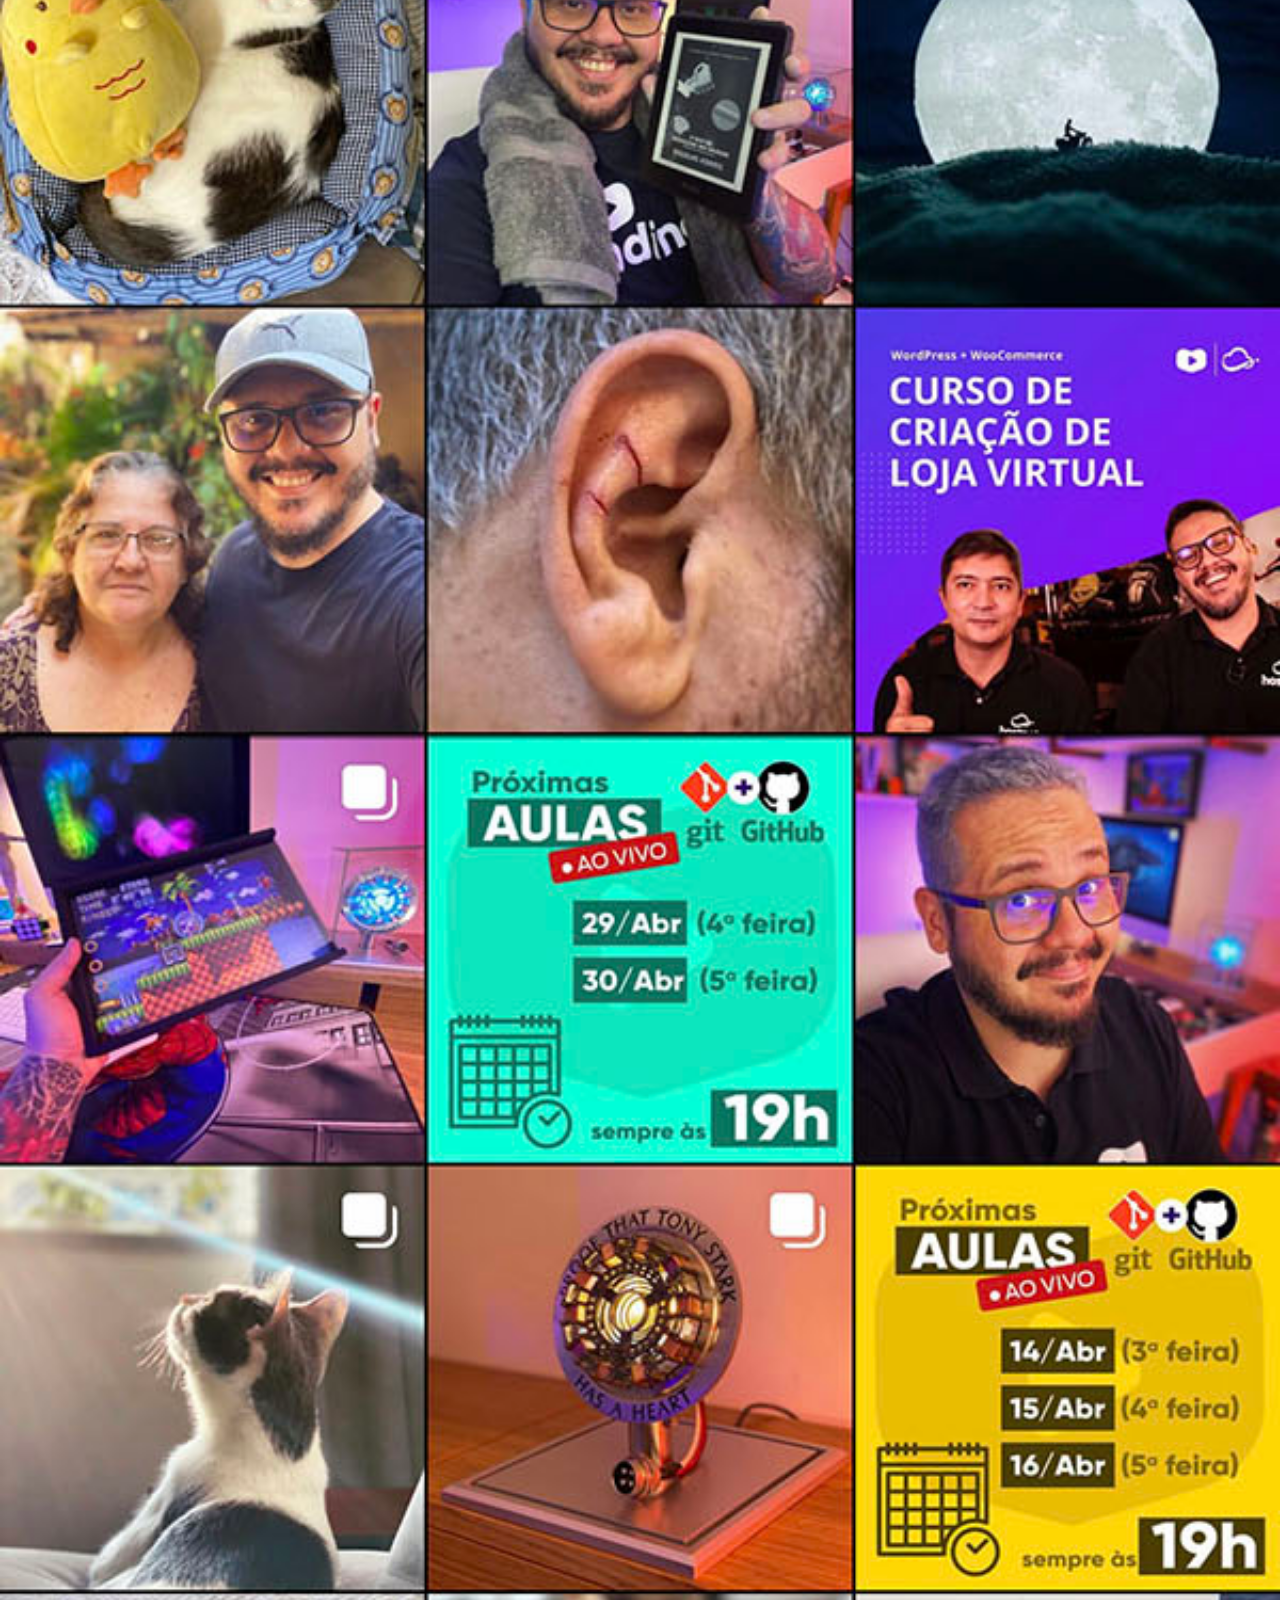
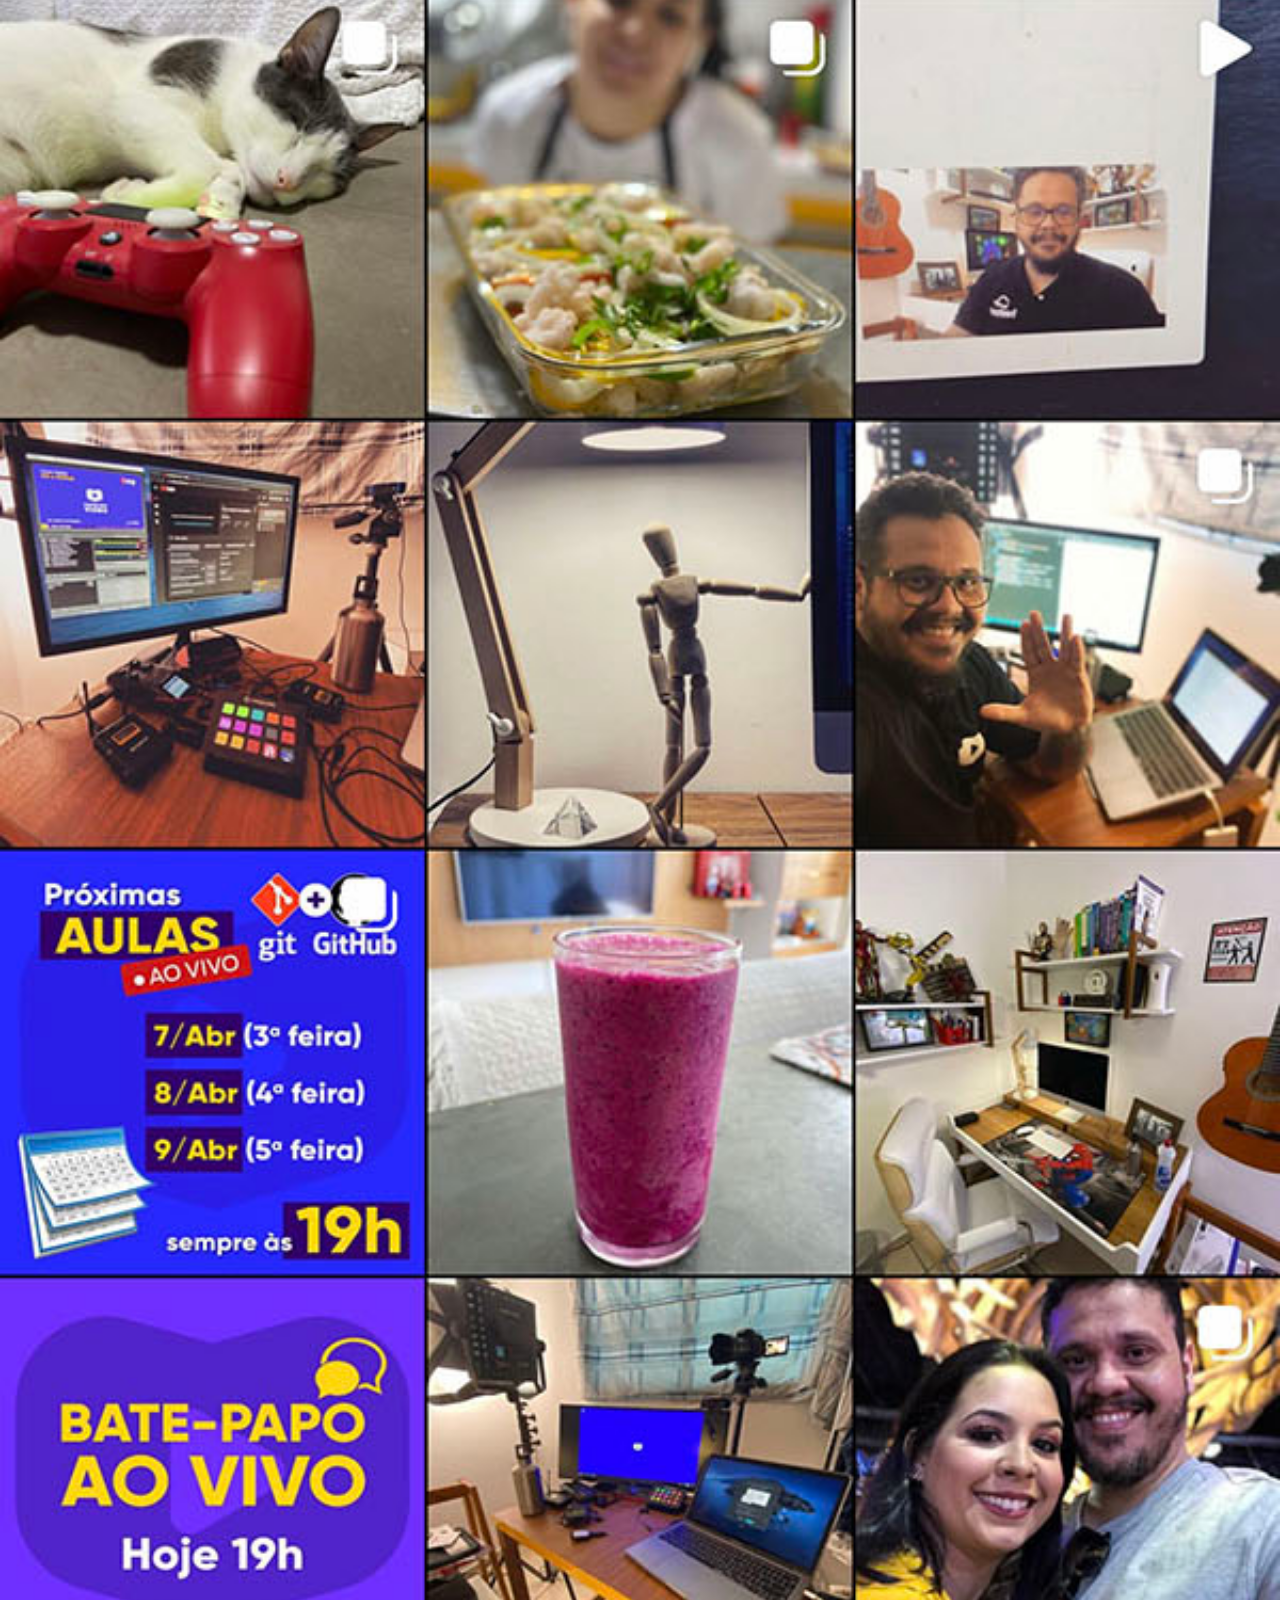
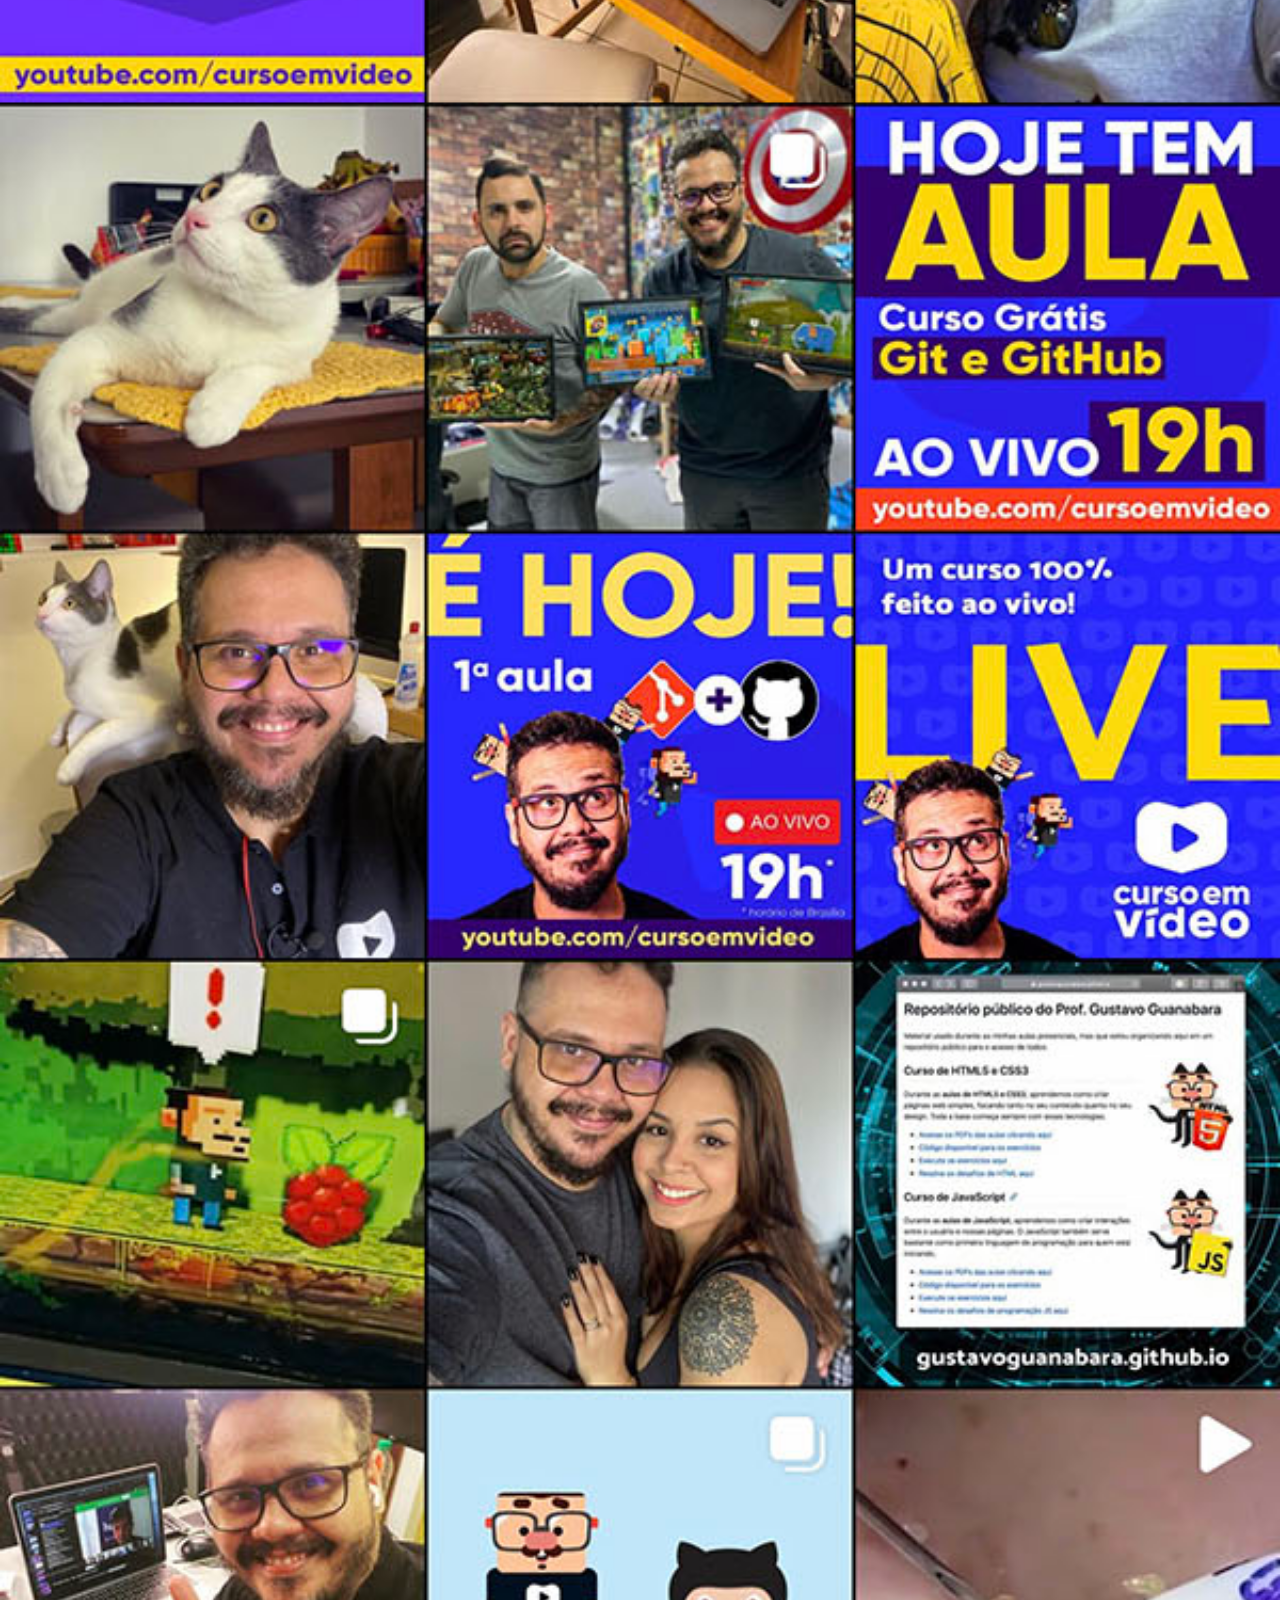
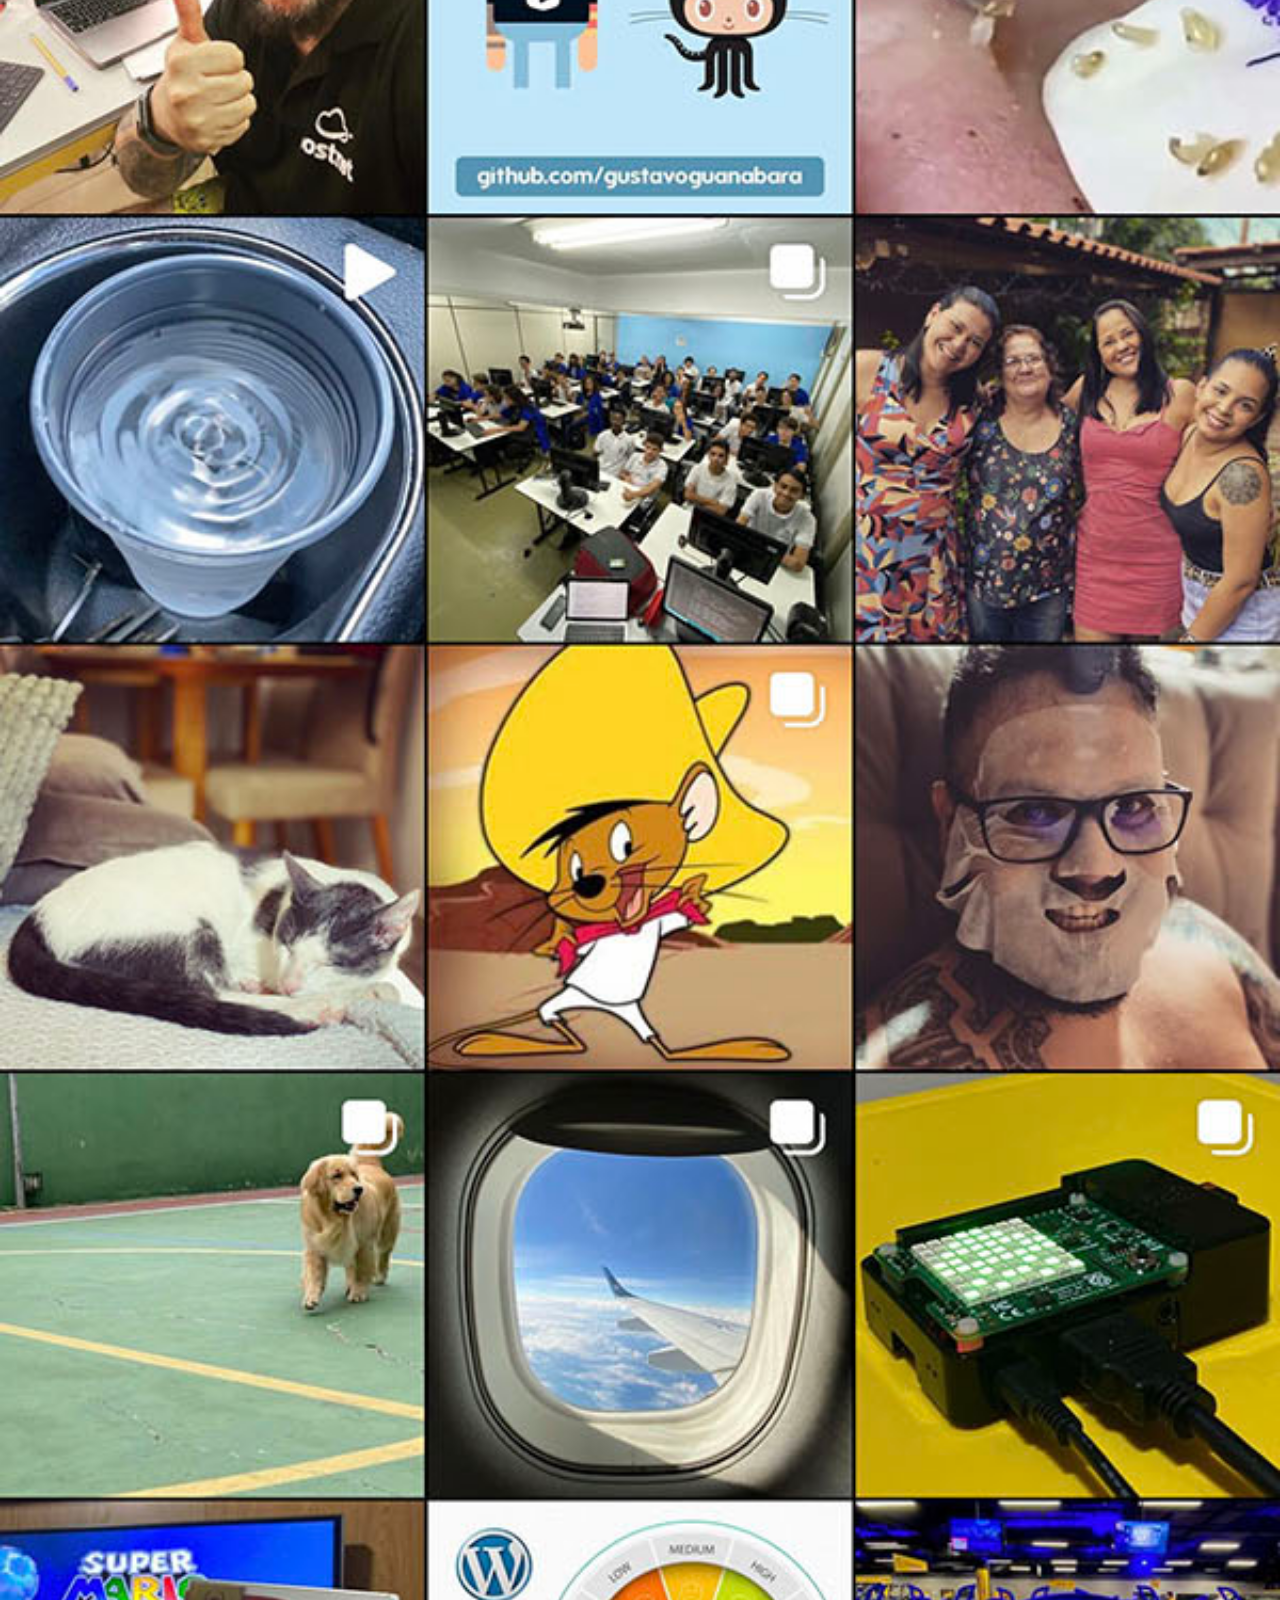
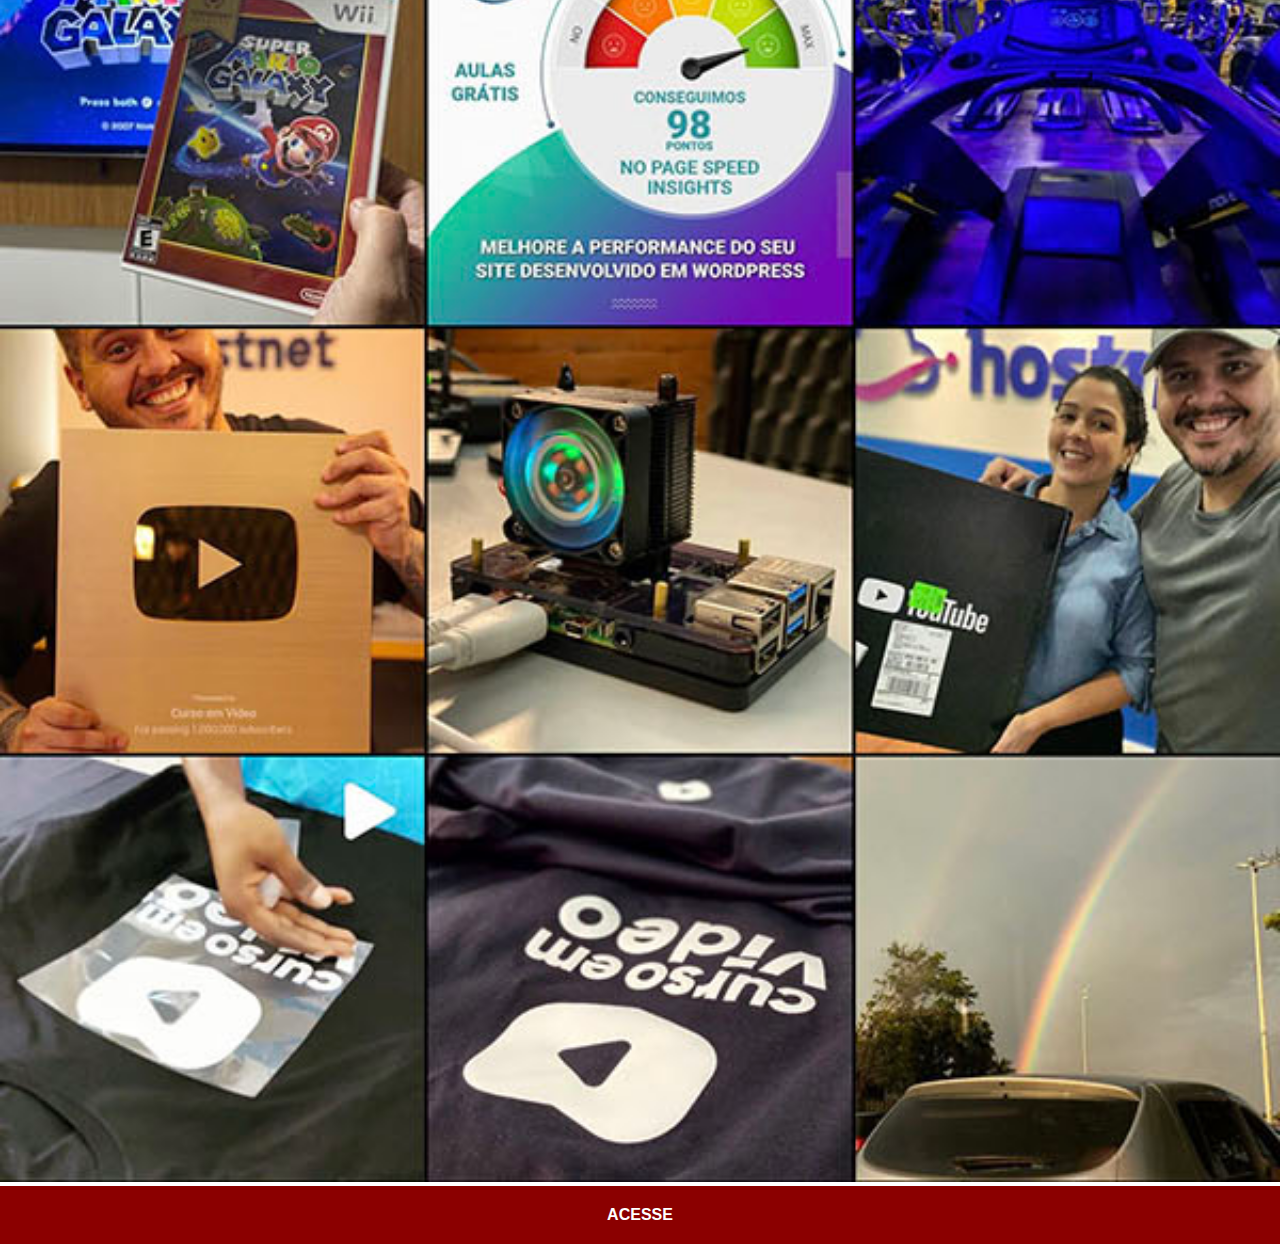
<file: instagram.html>
<!DOCTYPE html>
<html lang="pt-br">
<head>
    <meta charset="UTF-8">
    <meta name="viewport" content="width=device-width, initial-scale=1.0">
    <title>Instagram</title>
    <link rel="stylesheet" href="estilos/social.css">
</head>
<body>
    <img src="imagens/tela-instagram.jpg" alt="Instagram">
    <a href="https://www.instagram.com/gustavoguanabara/" target="_blank">ACESSE</a>
</body>
</html>
</file>
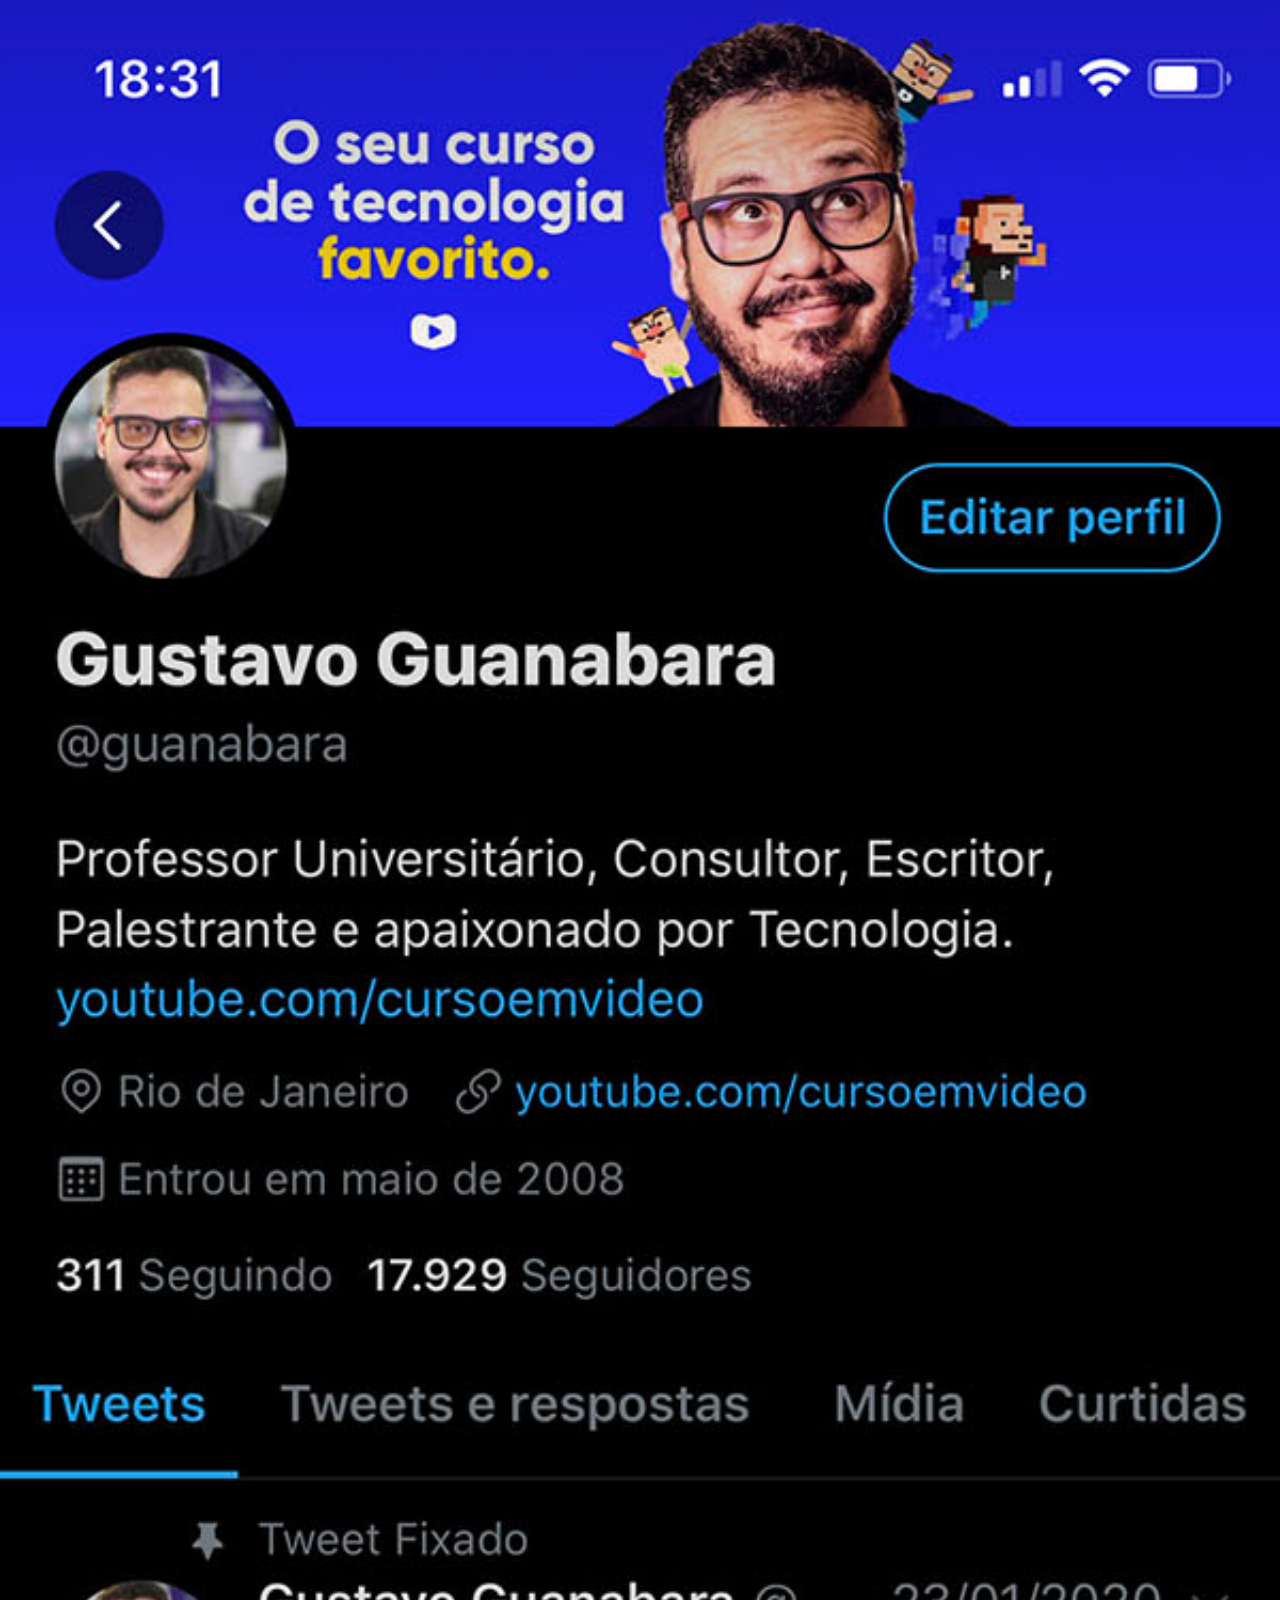
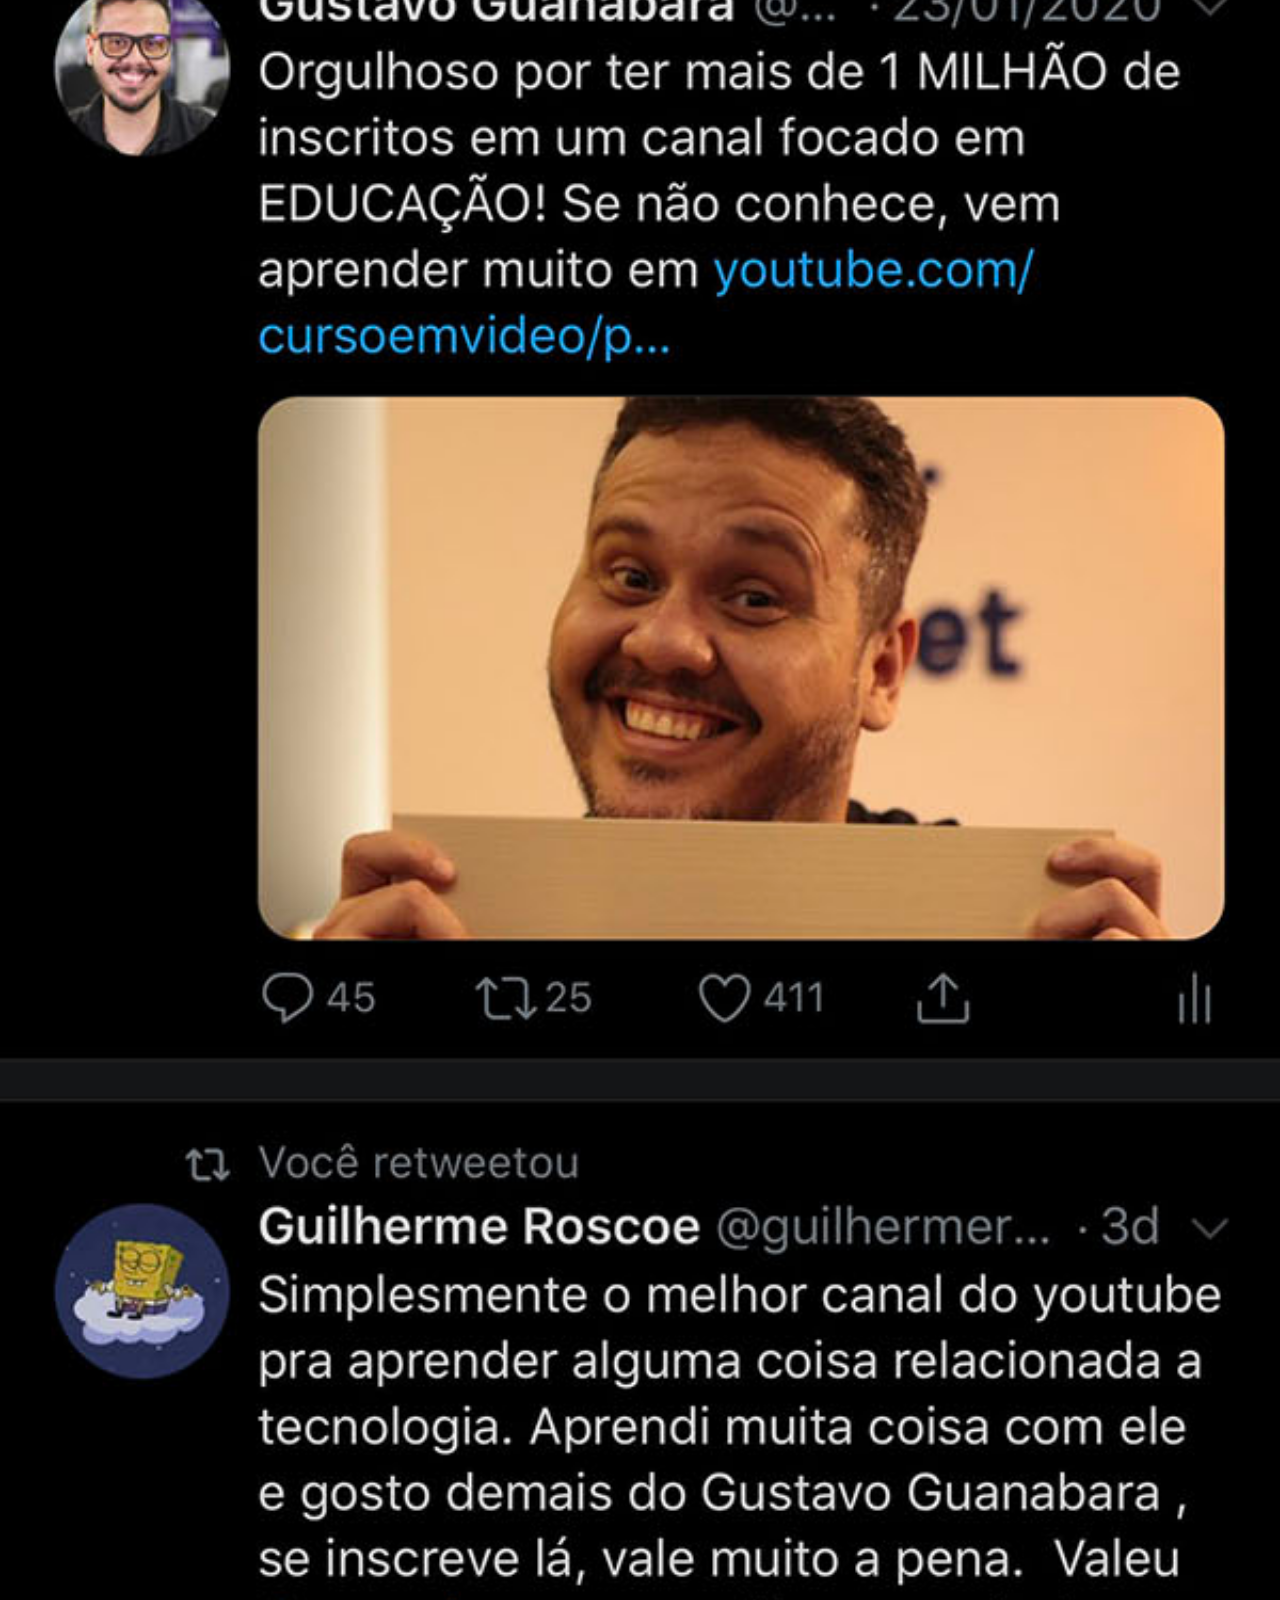
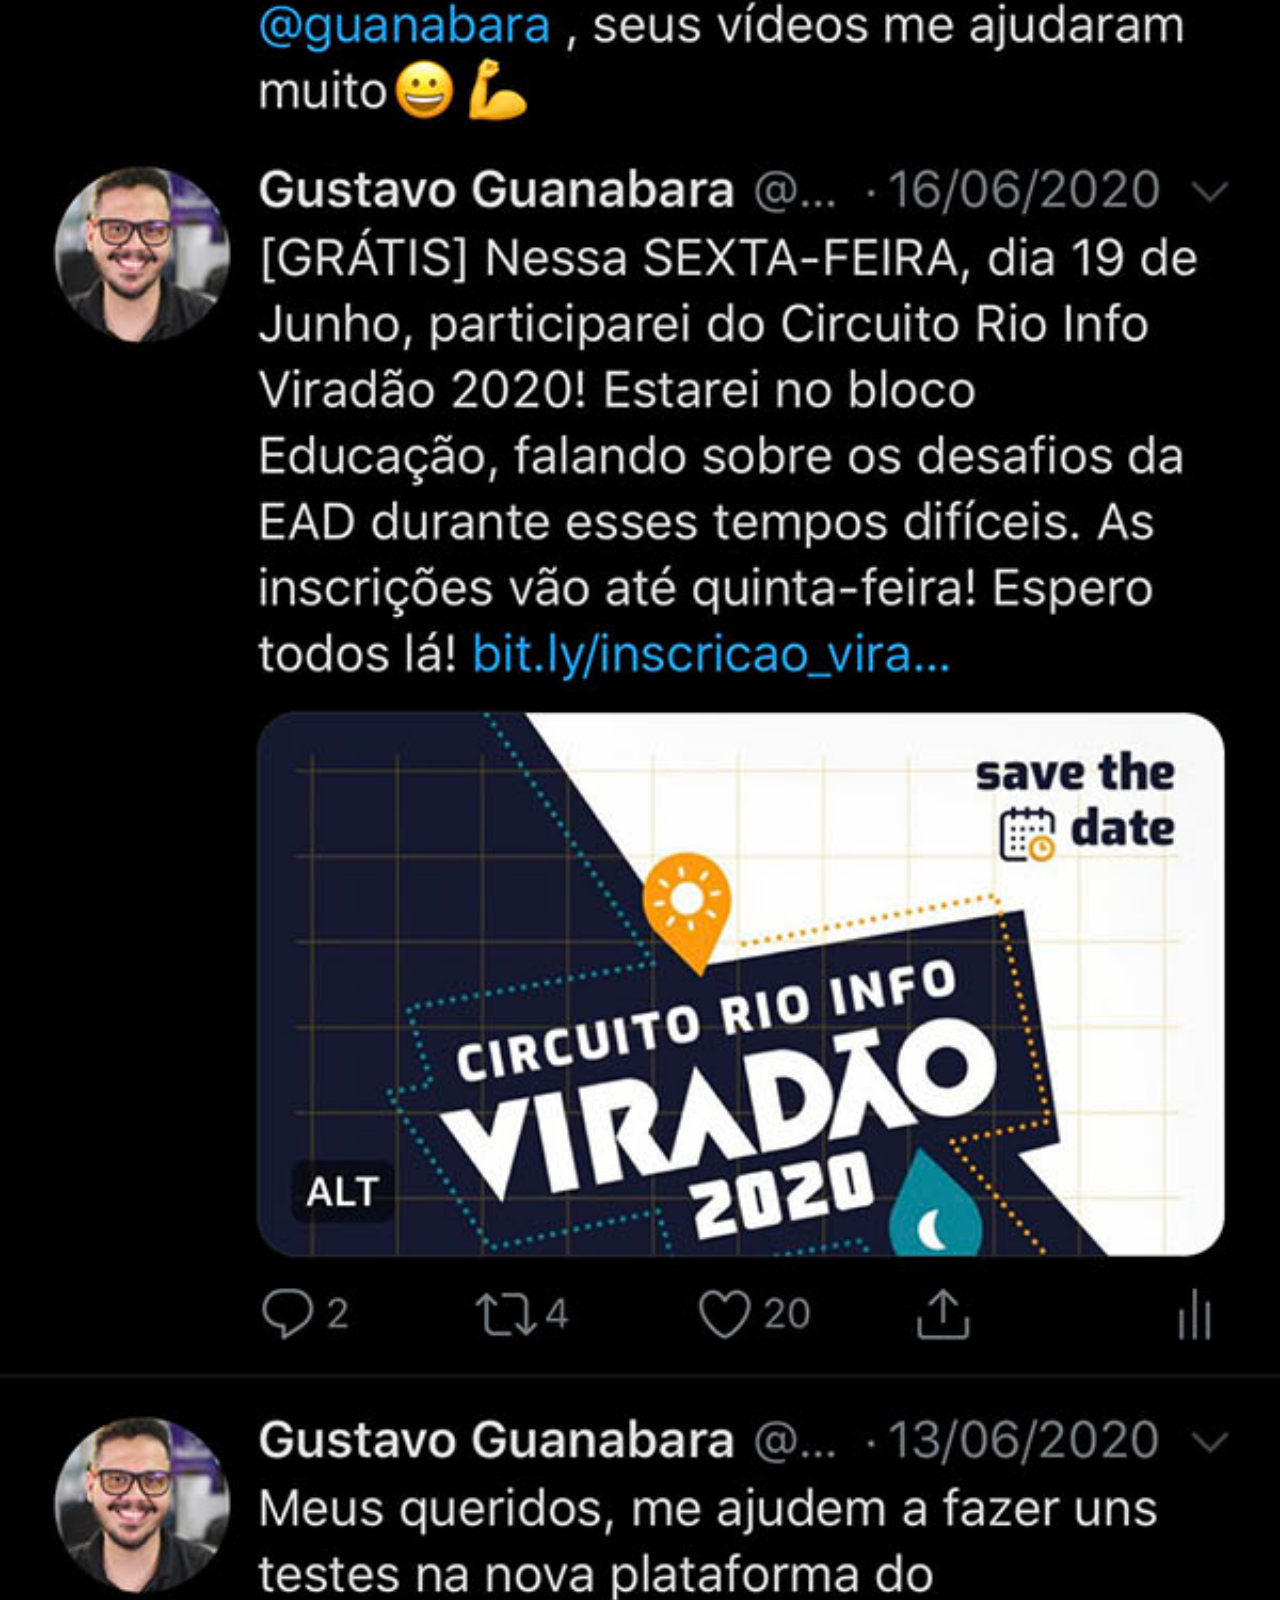
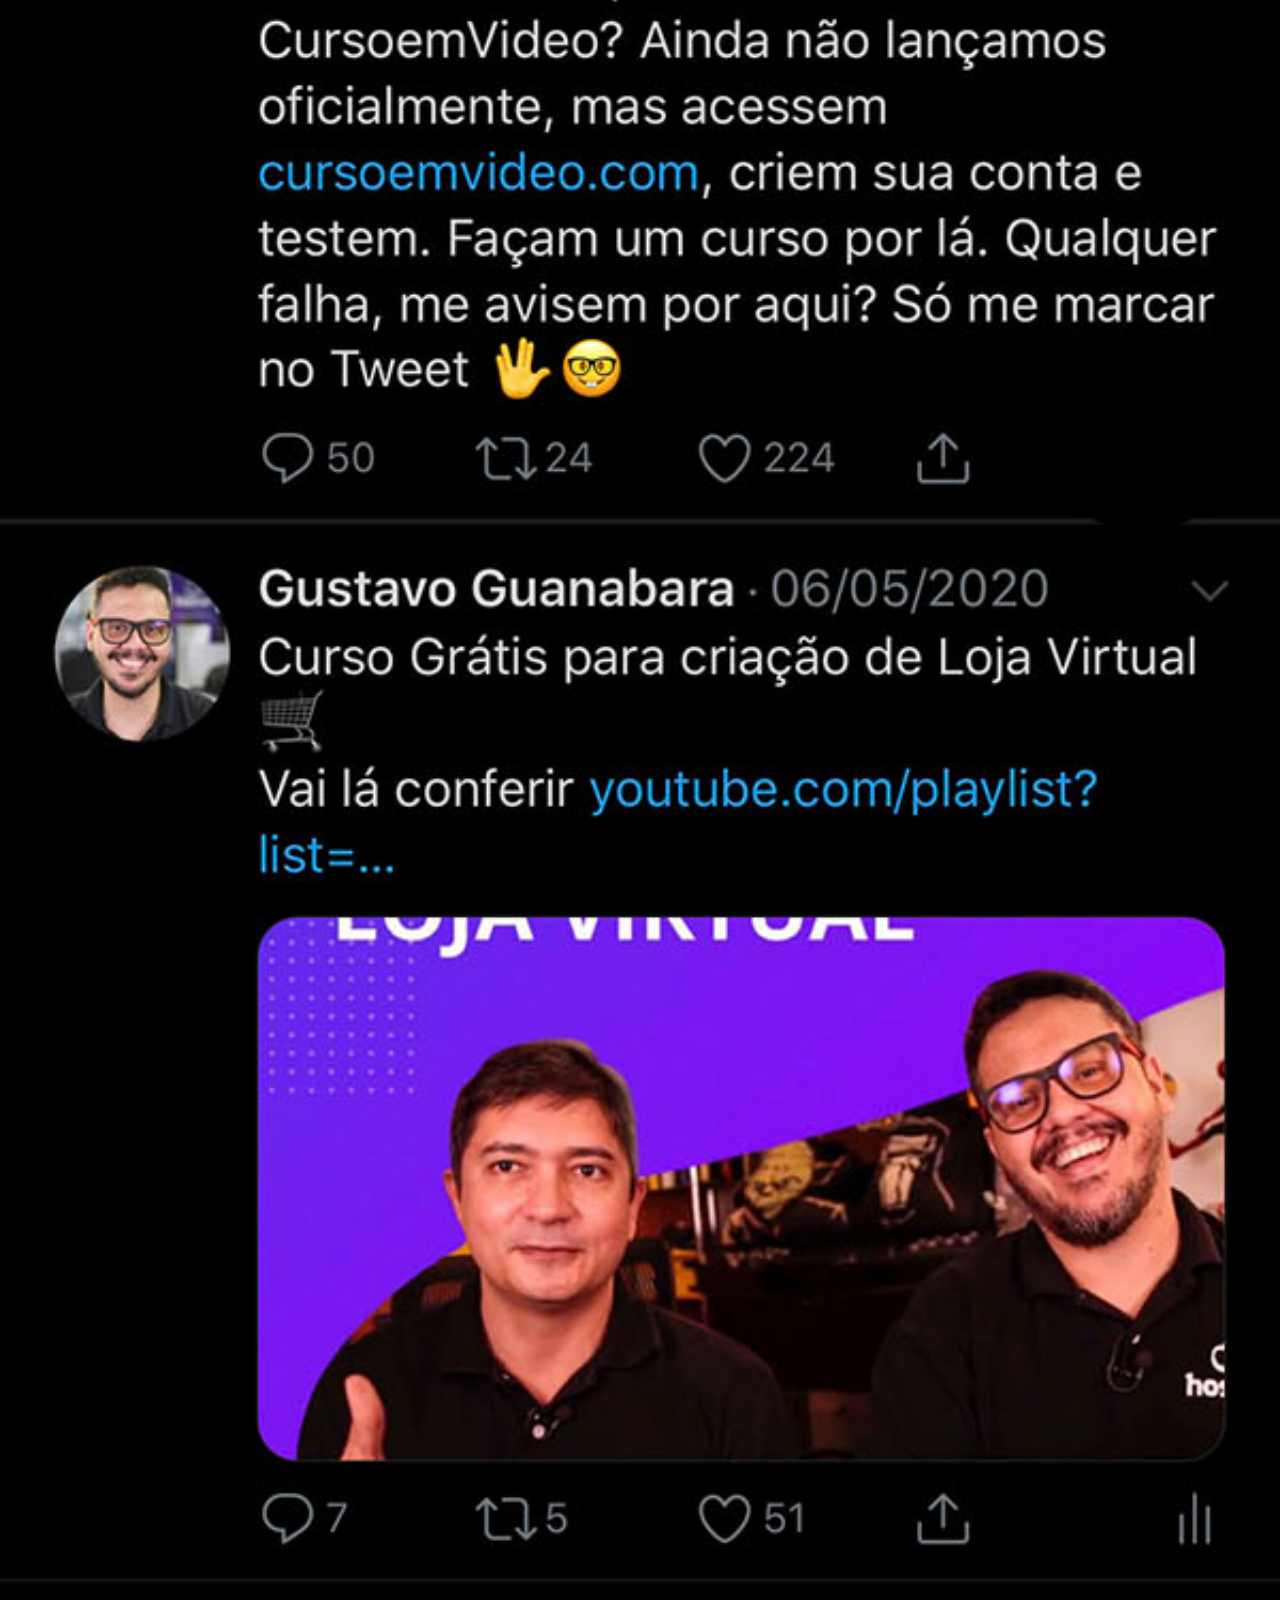
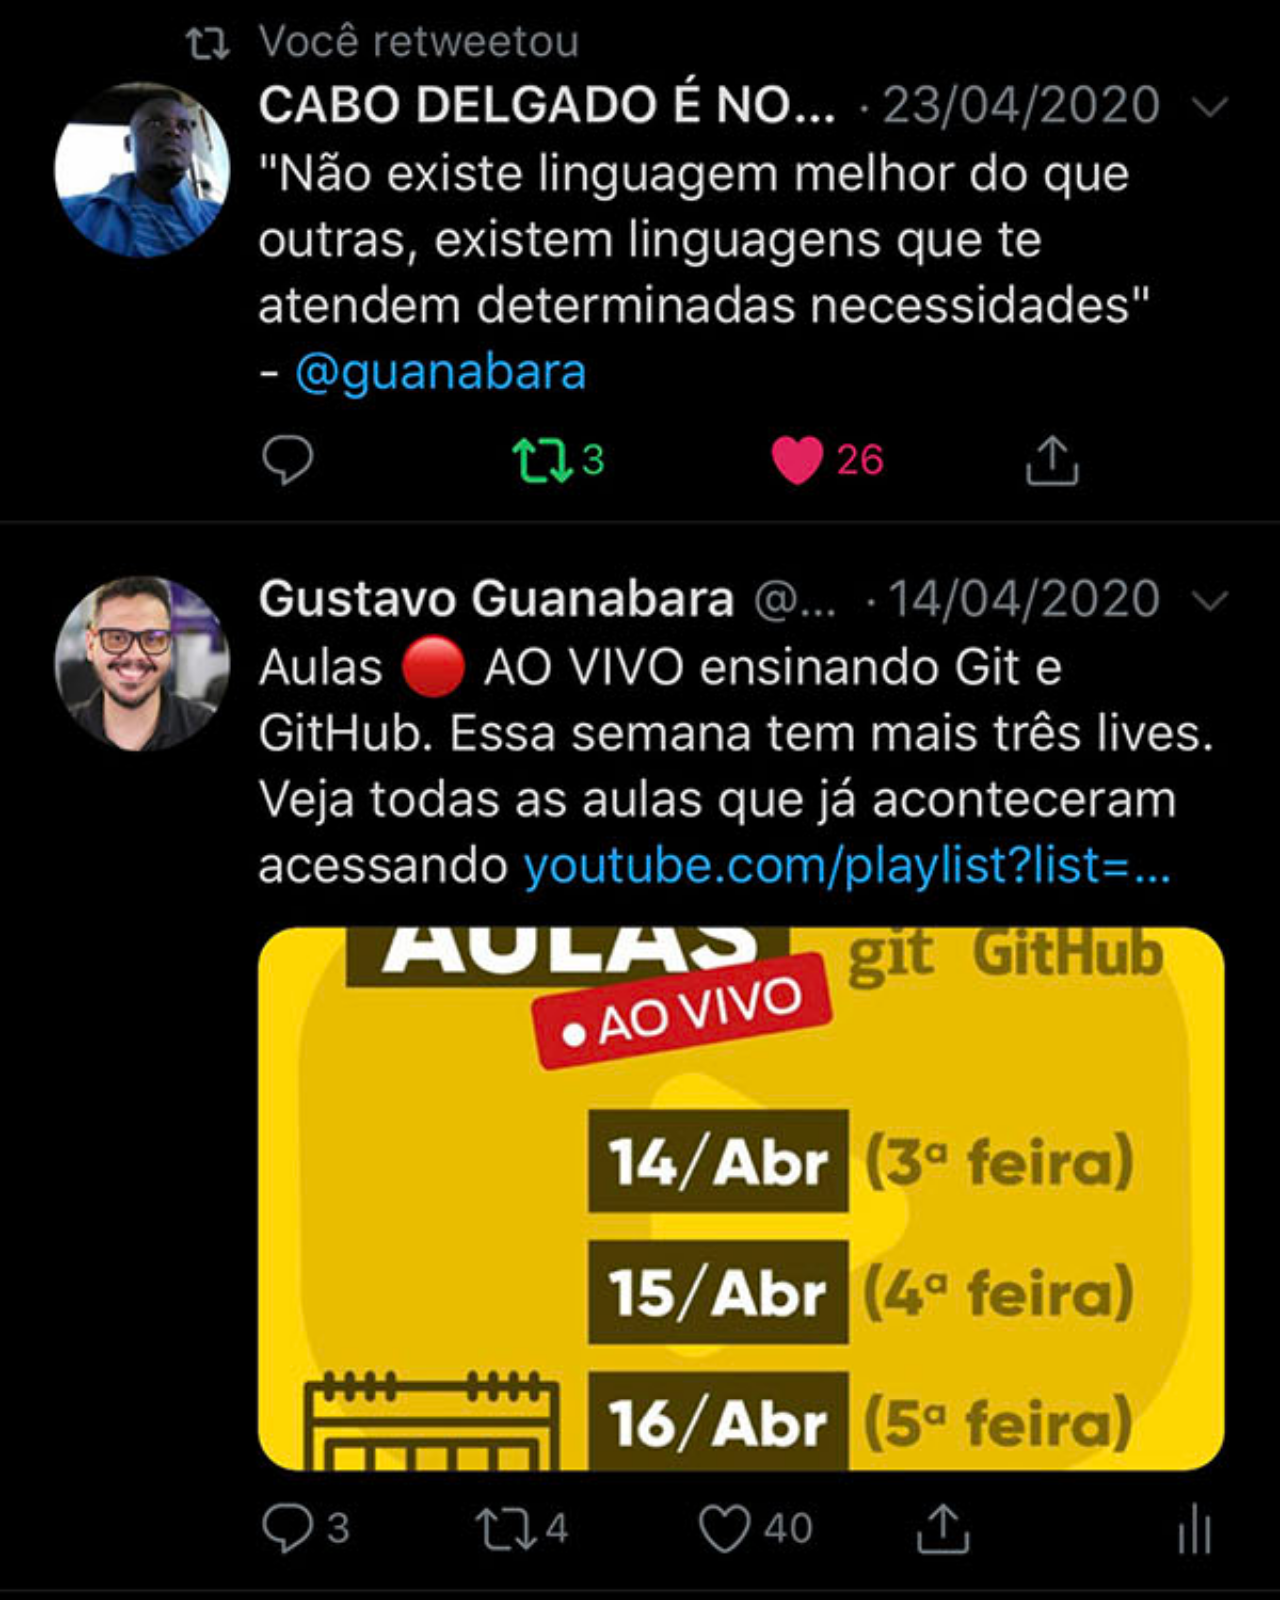
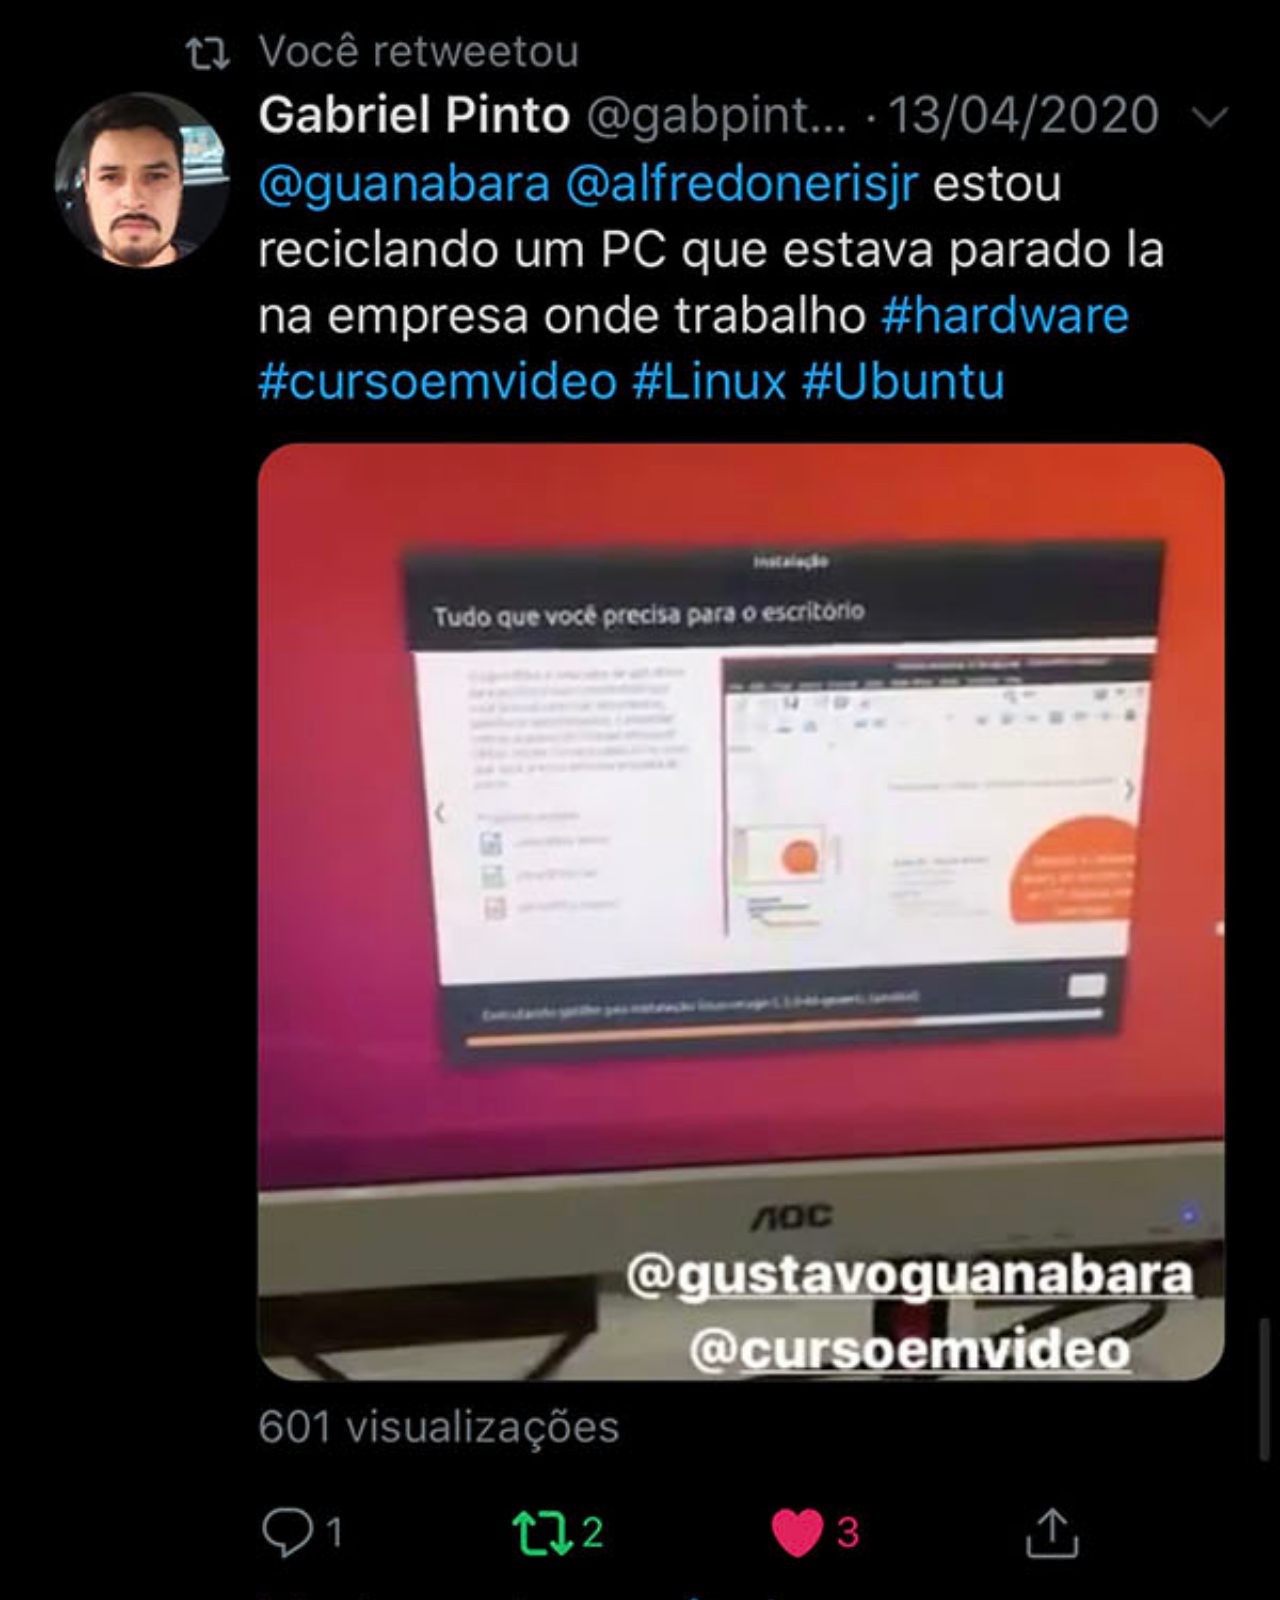
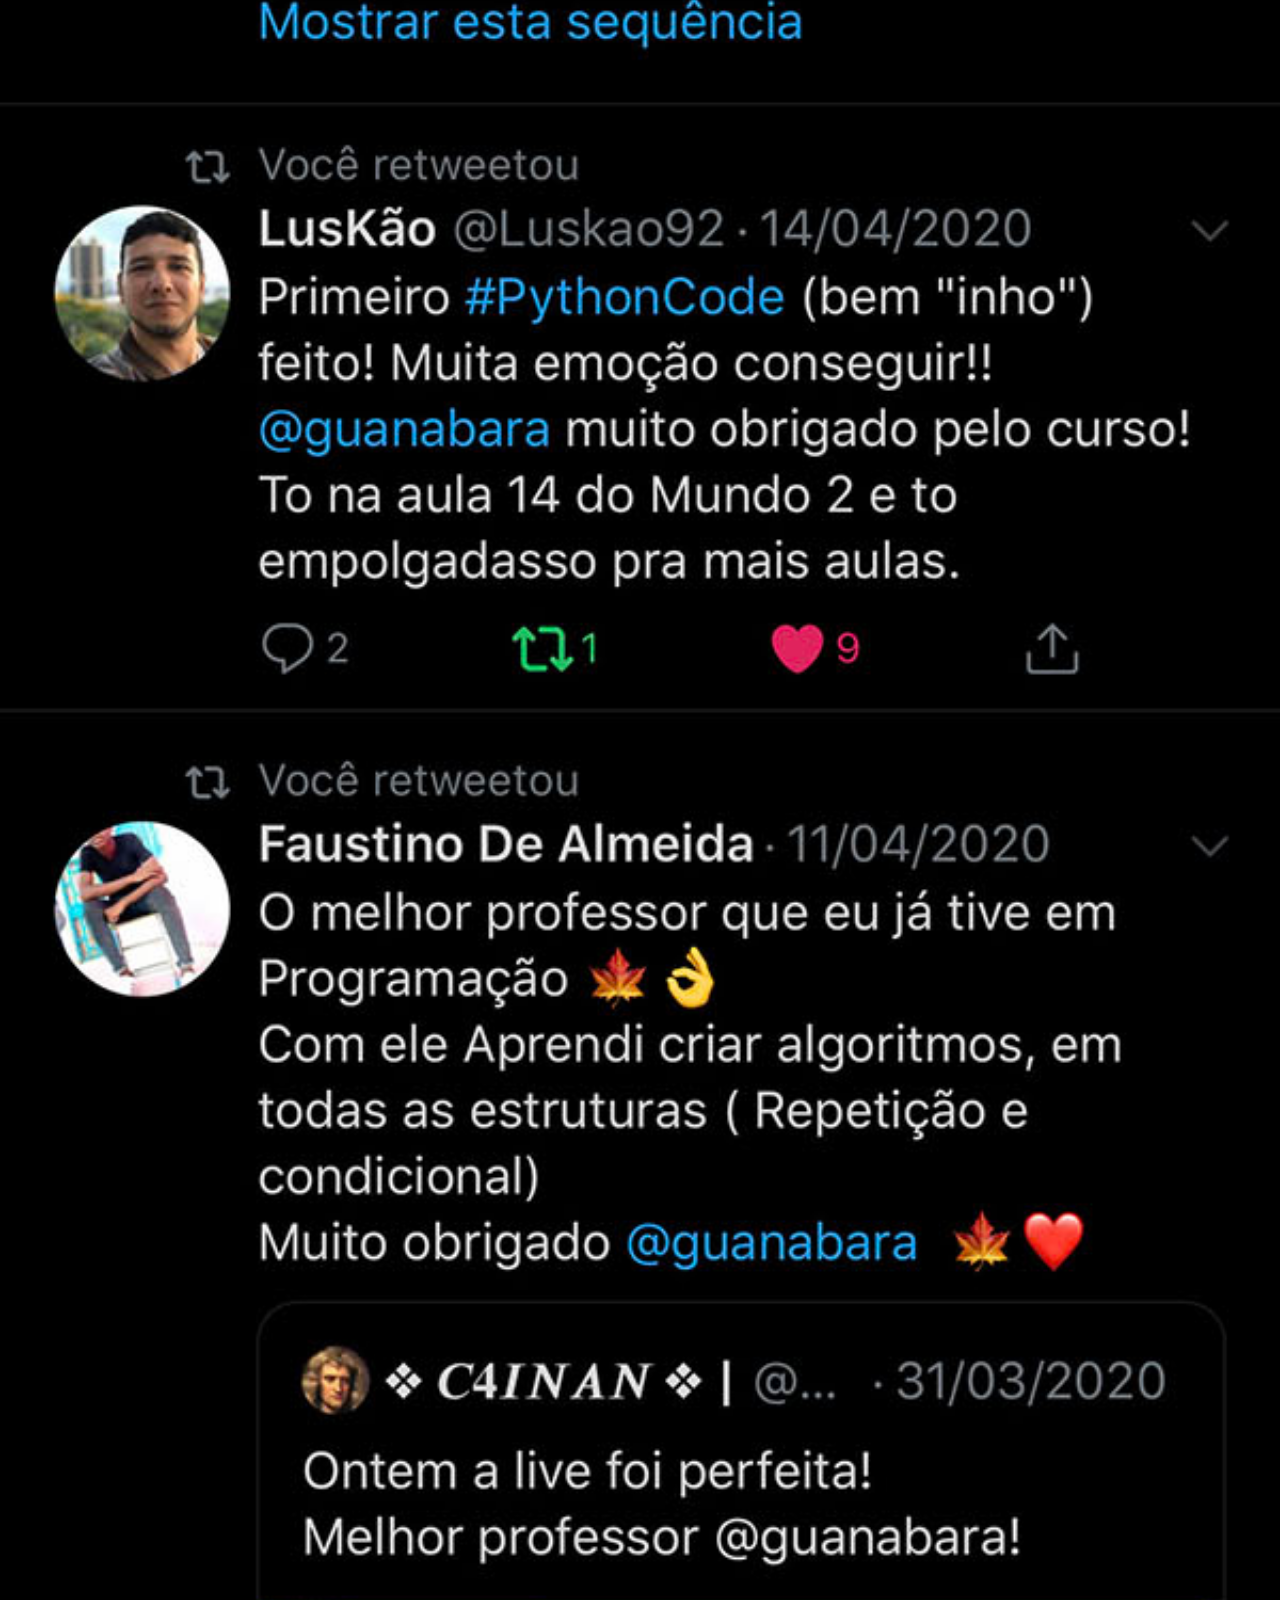
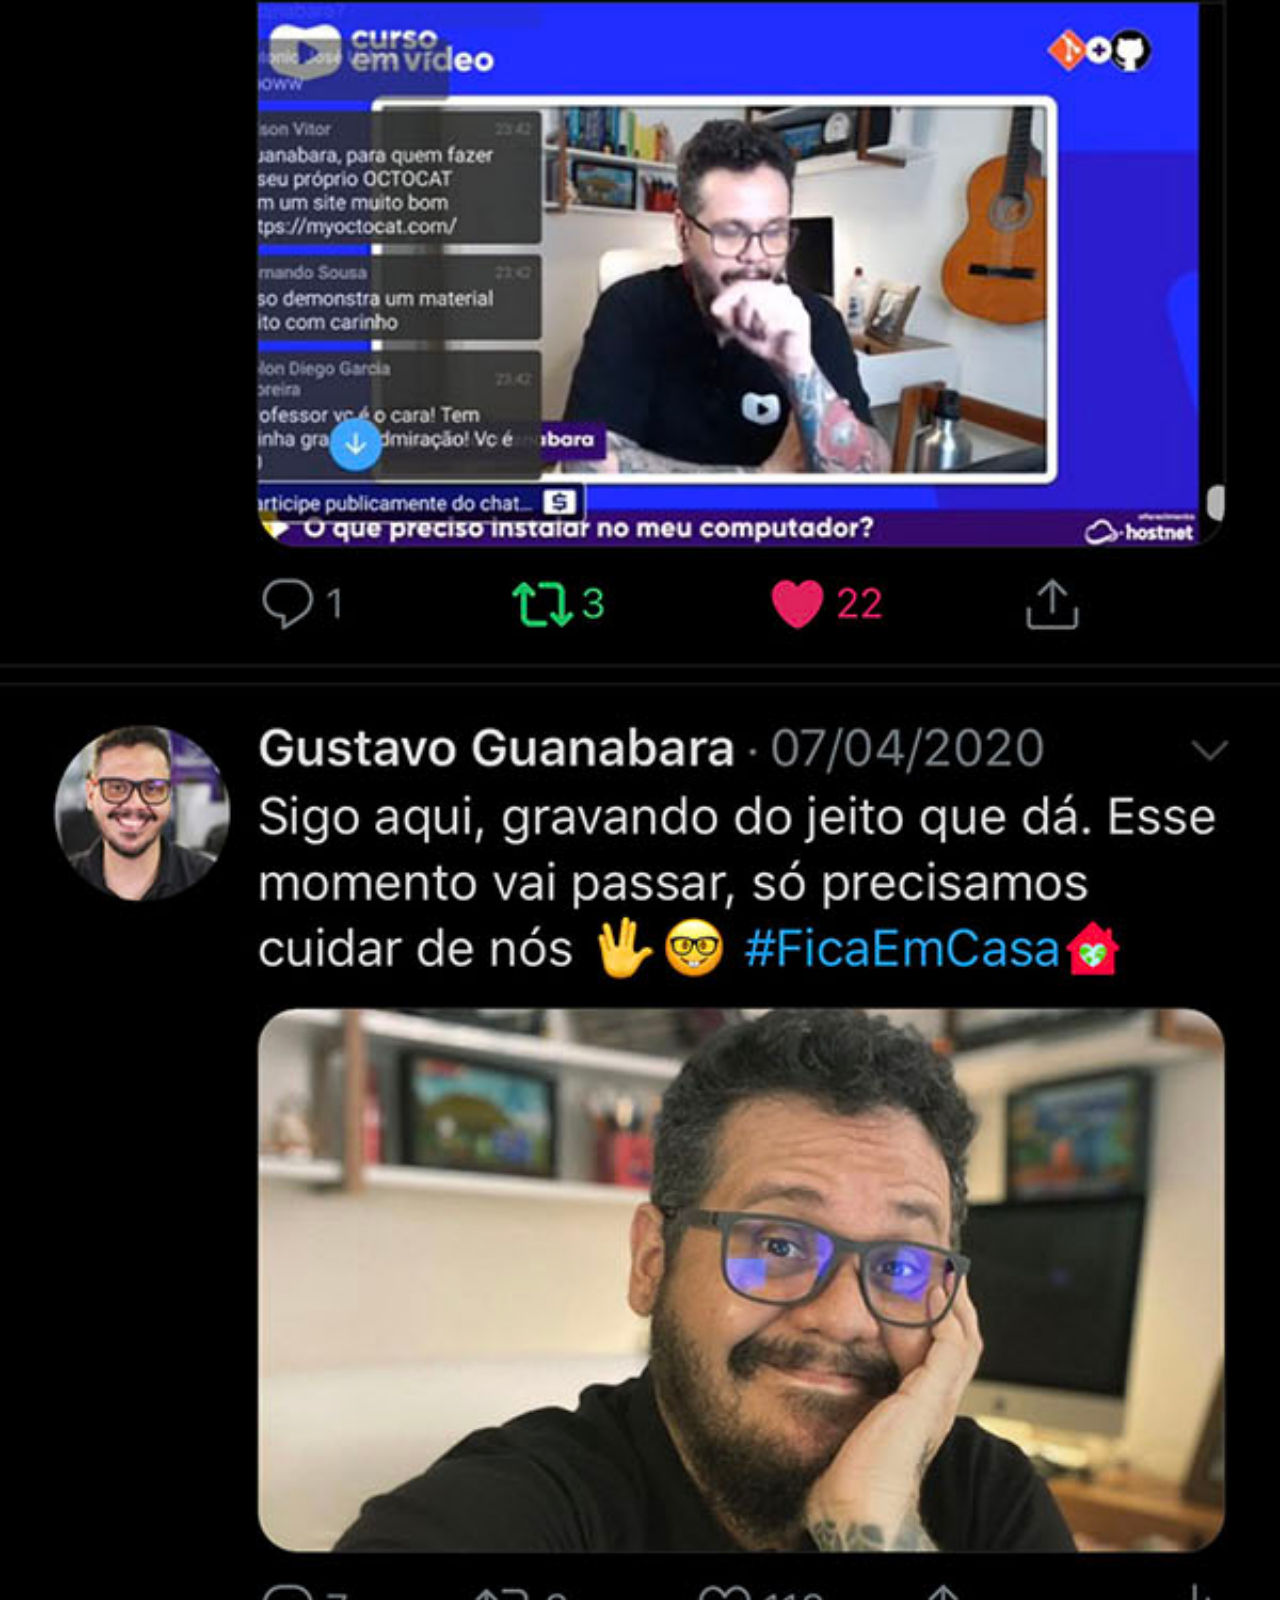
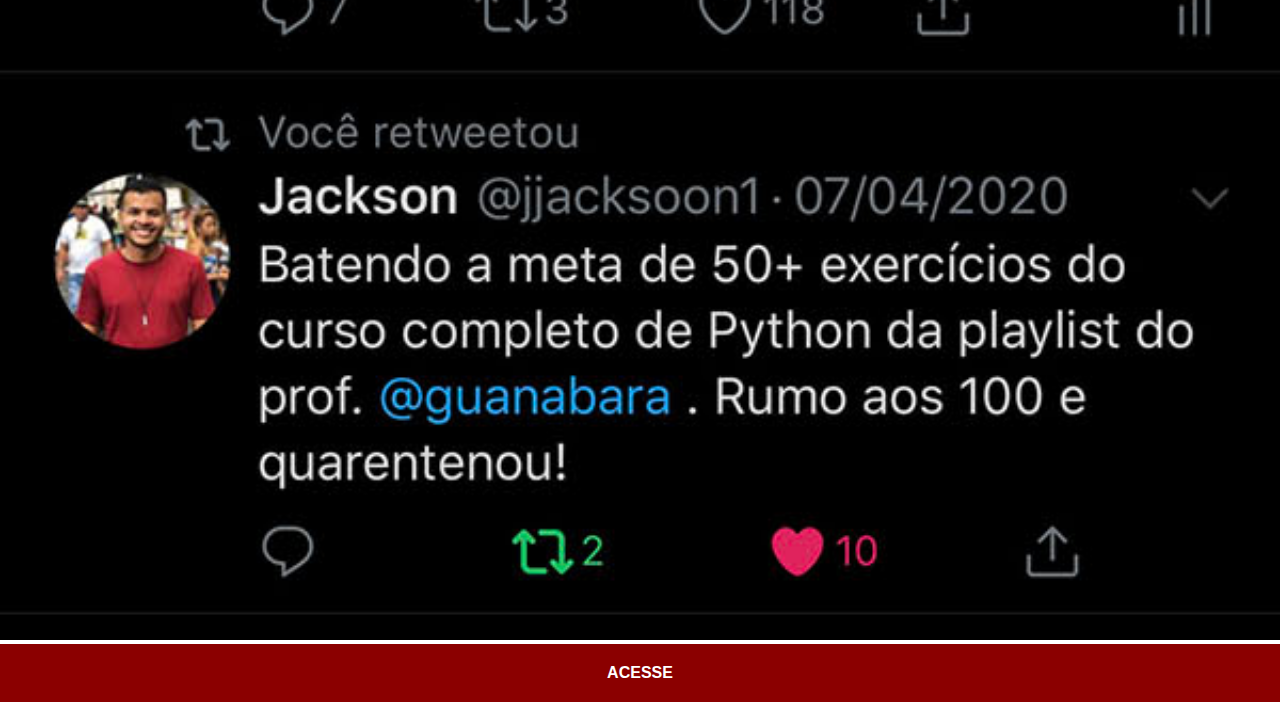
<file: twitter.html>
<!DOCTYPE html>
<html lang="pt-br">
<head>
    <meta charset="UTF-8">
    <meta name="viewport" content="width=device-width, initial-scale=1.0">
    <title>Twitter</title>
    <link rel="stylesheet" href="estilos/social.css">
</head>
<body>
    <img src="imagens/tela-twitter.jpg" alt="Twitter">
    <a href="https://x.com/guanabara" target="_blank">ACESSE</a>
</body>
</html>
</file>
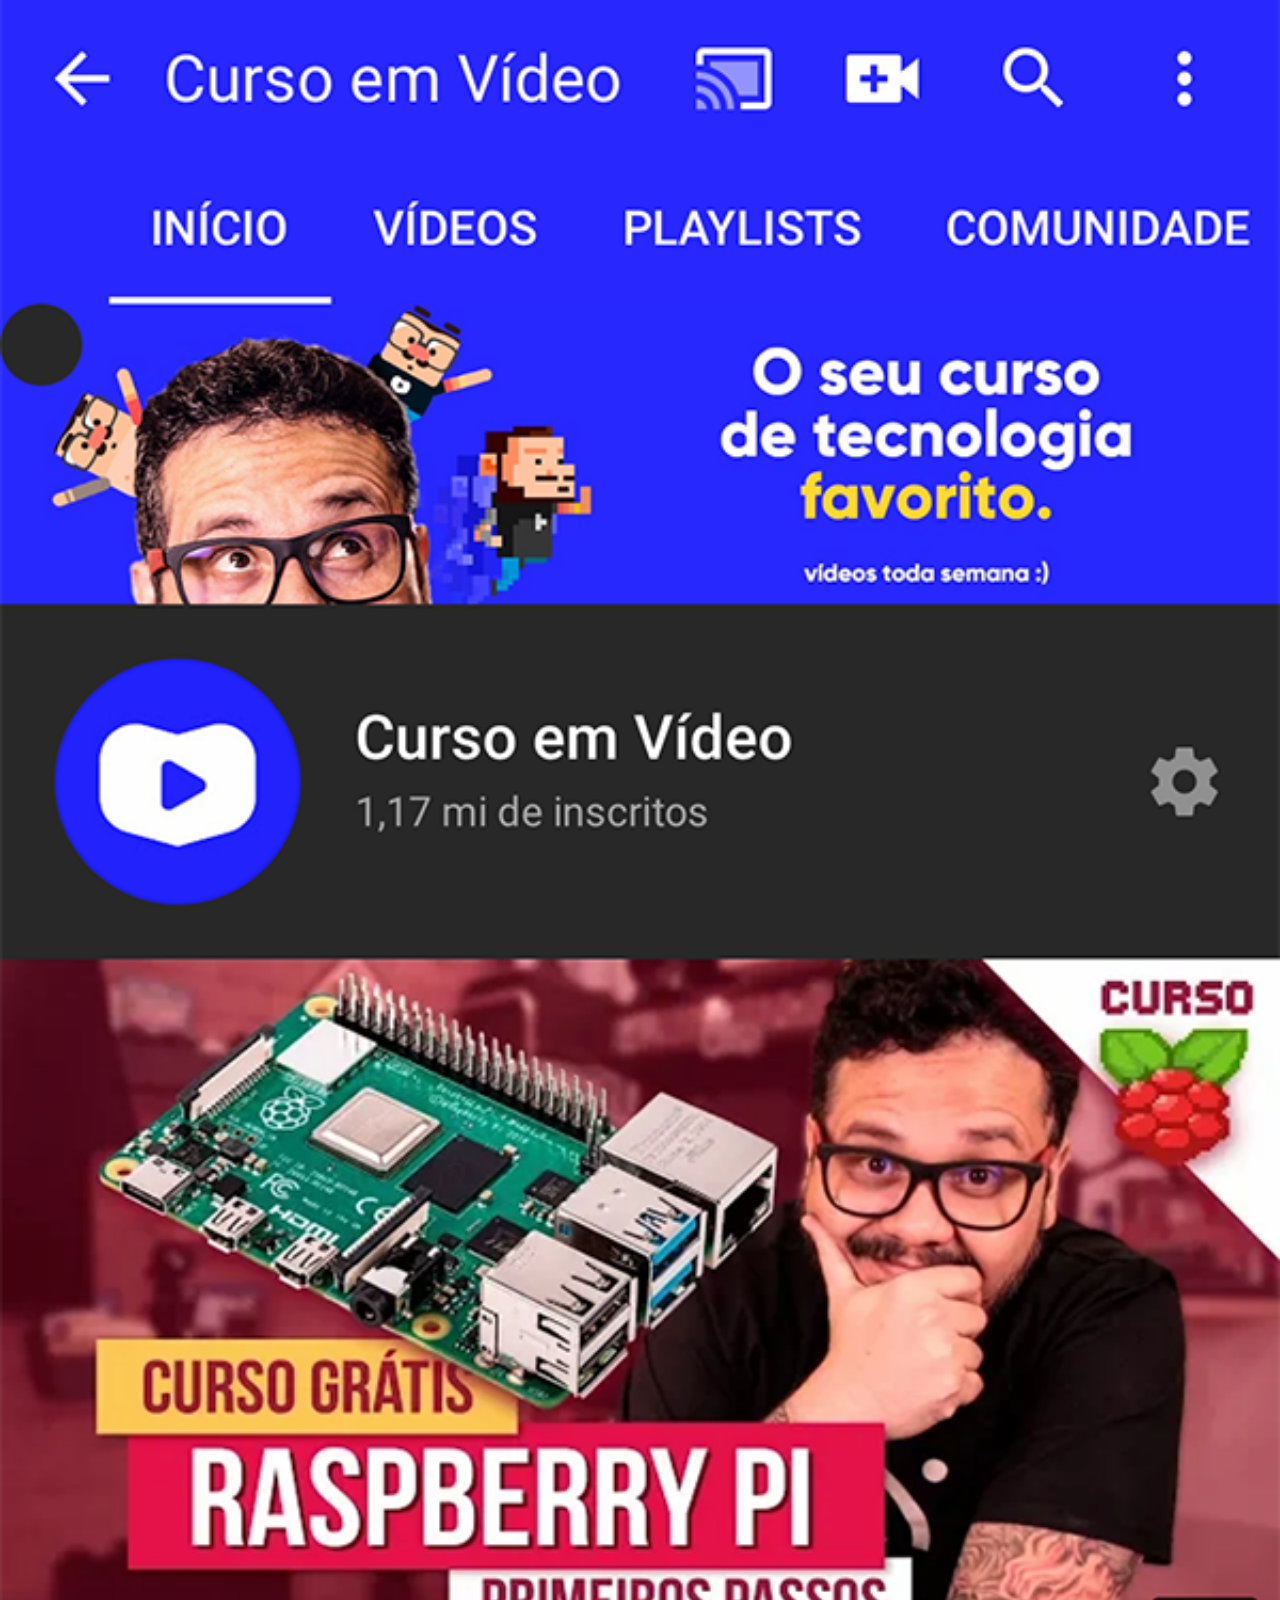
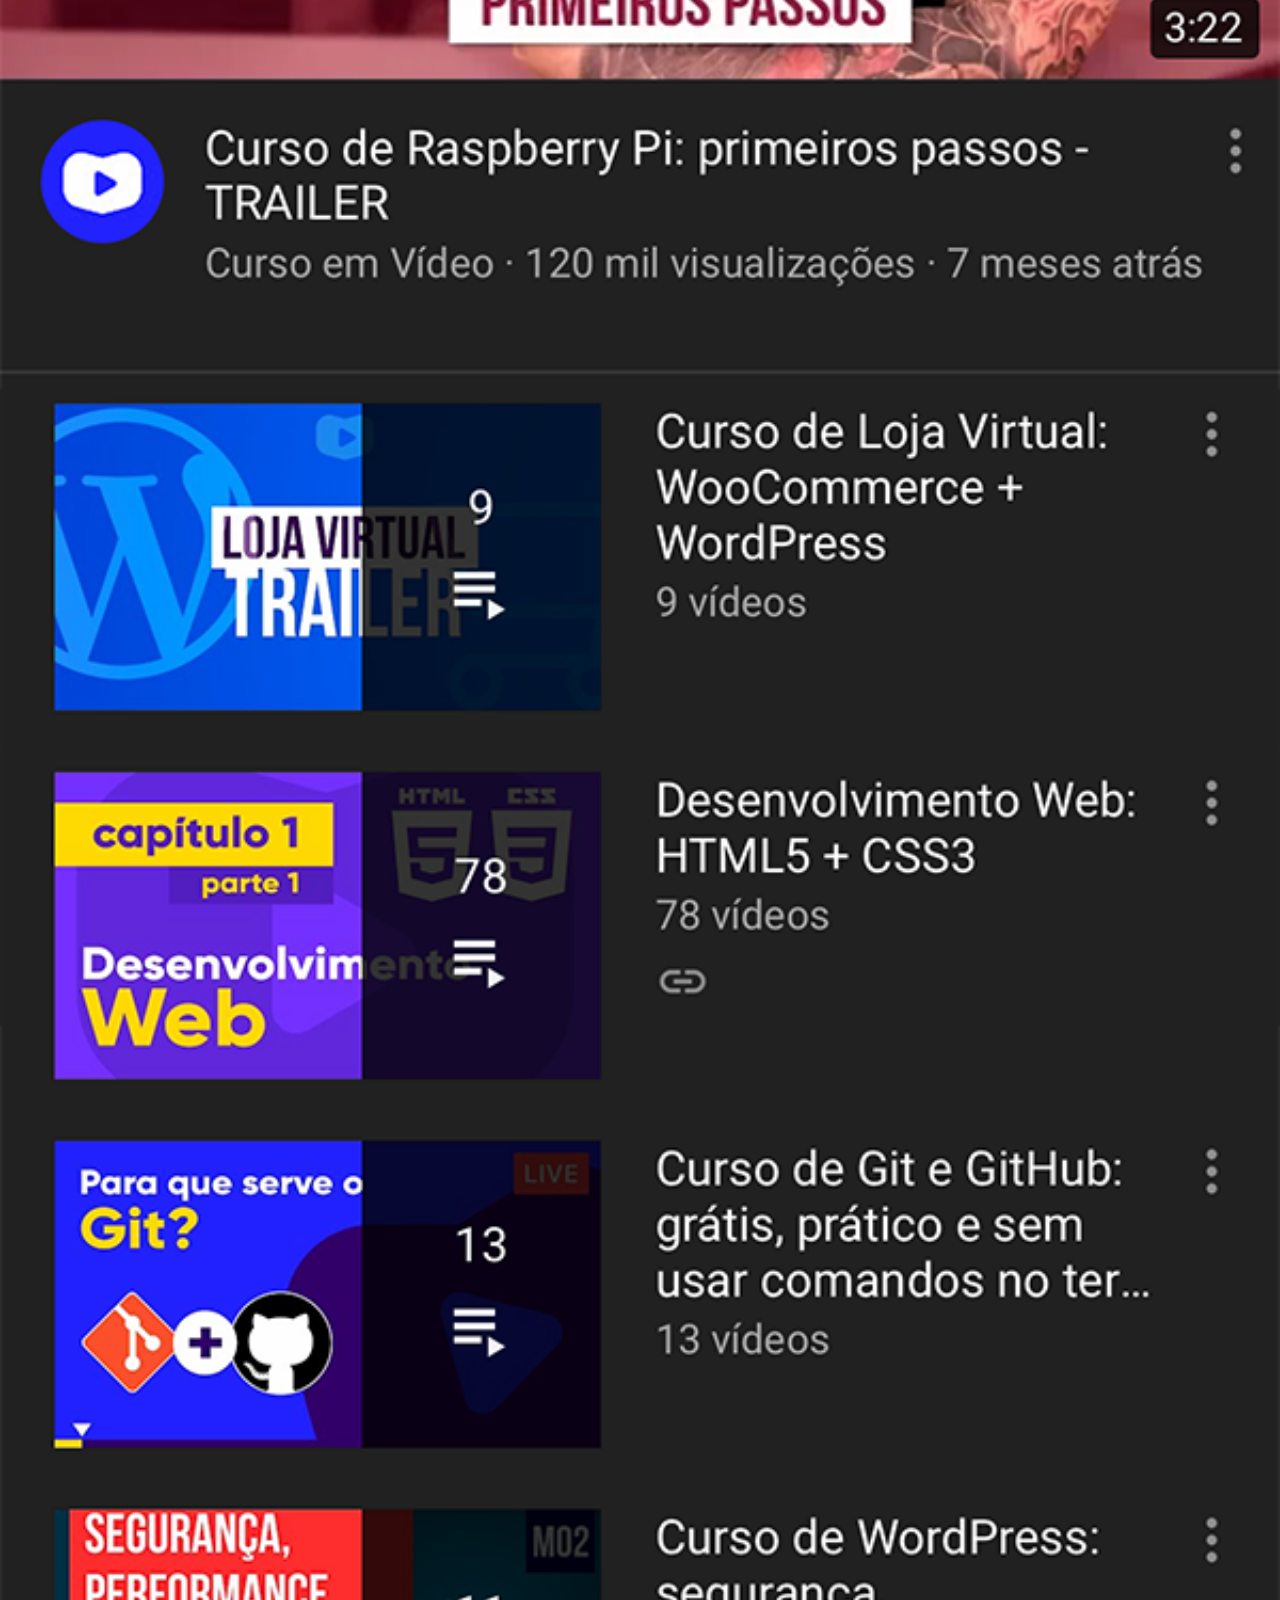
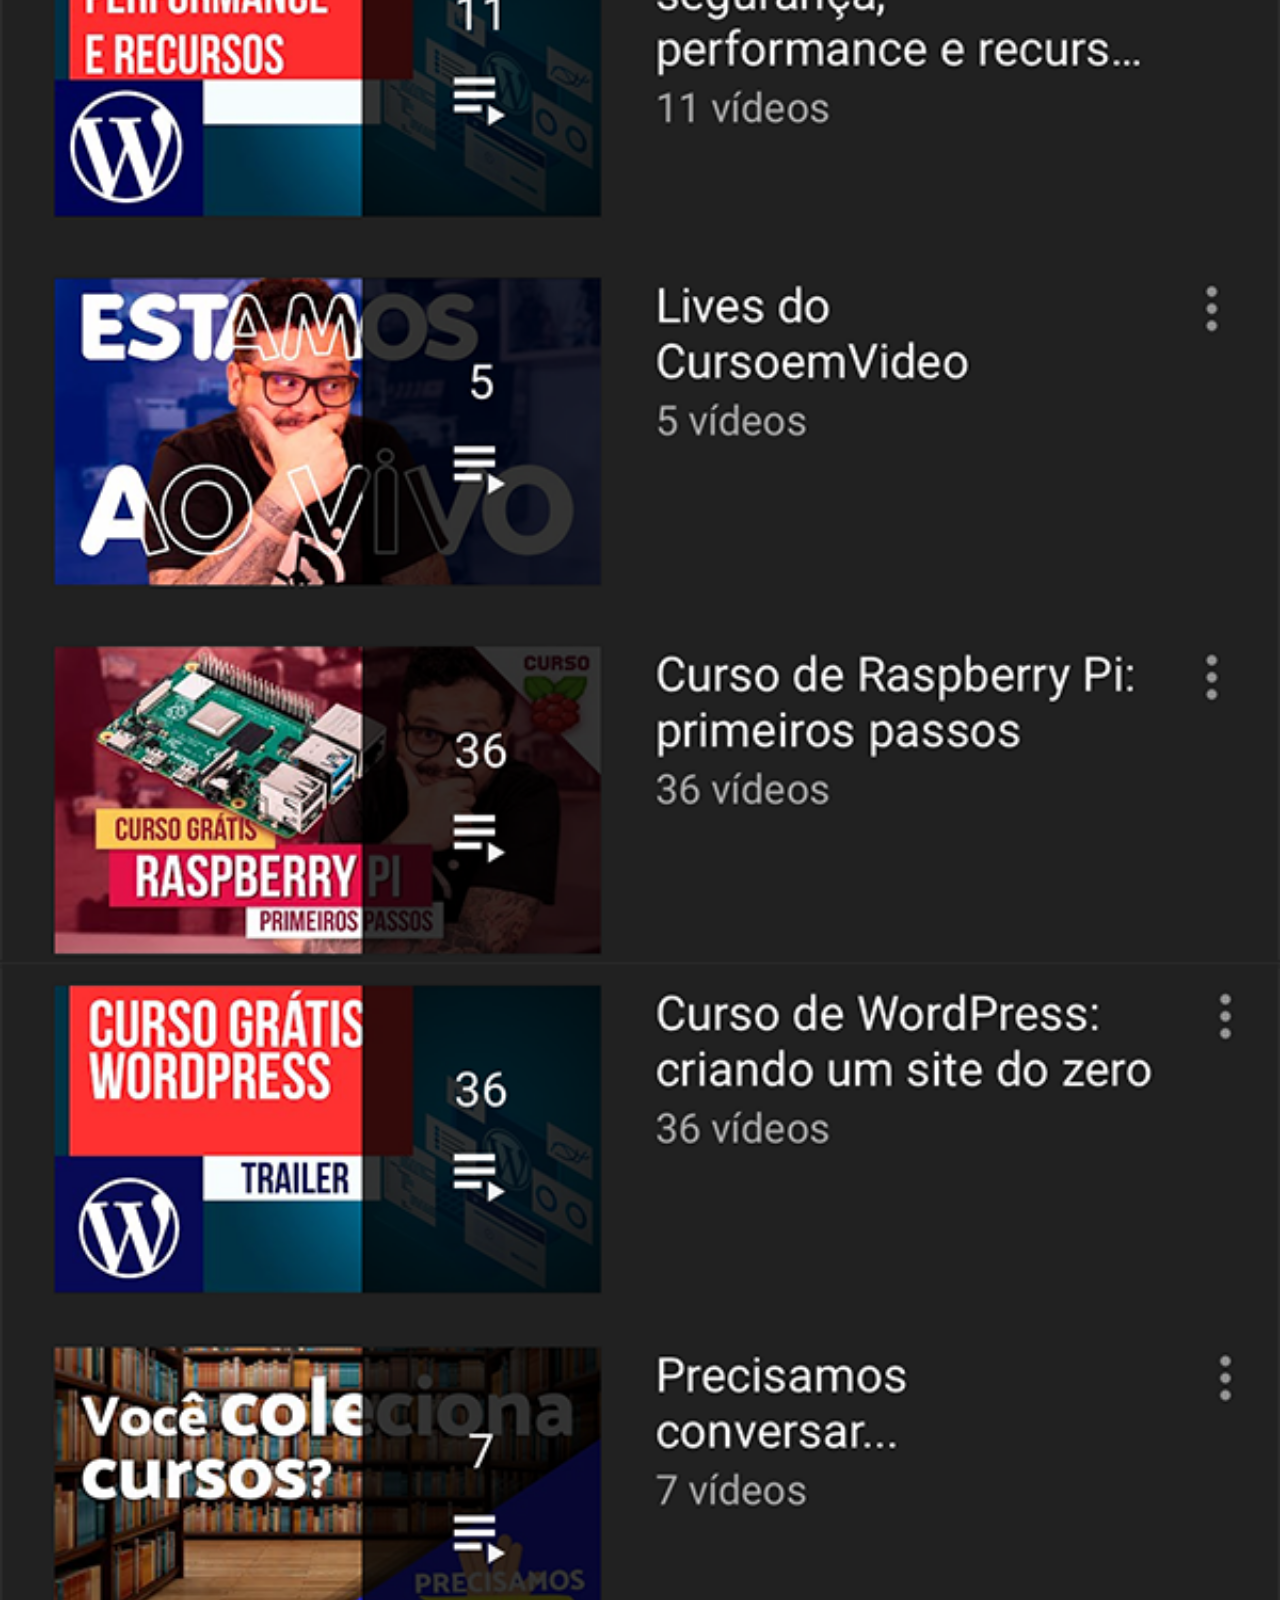
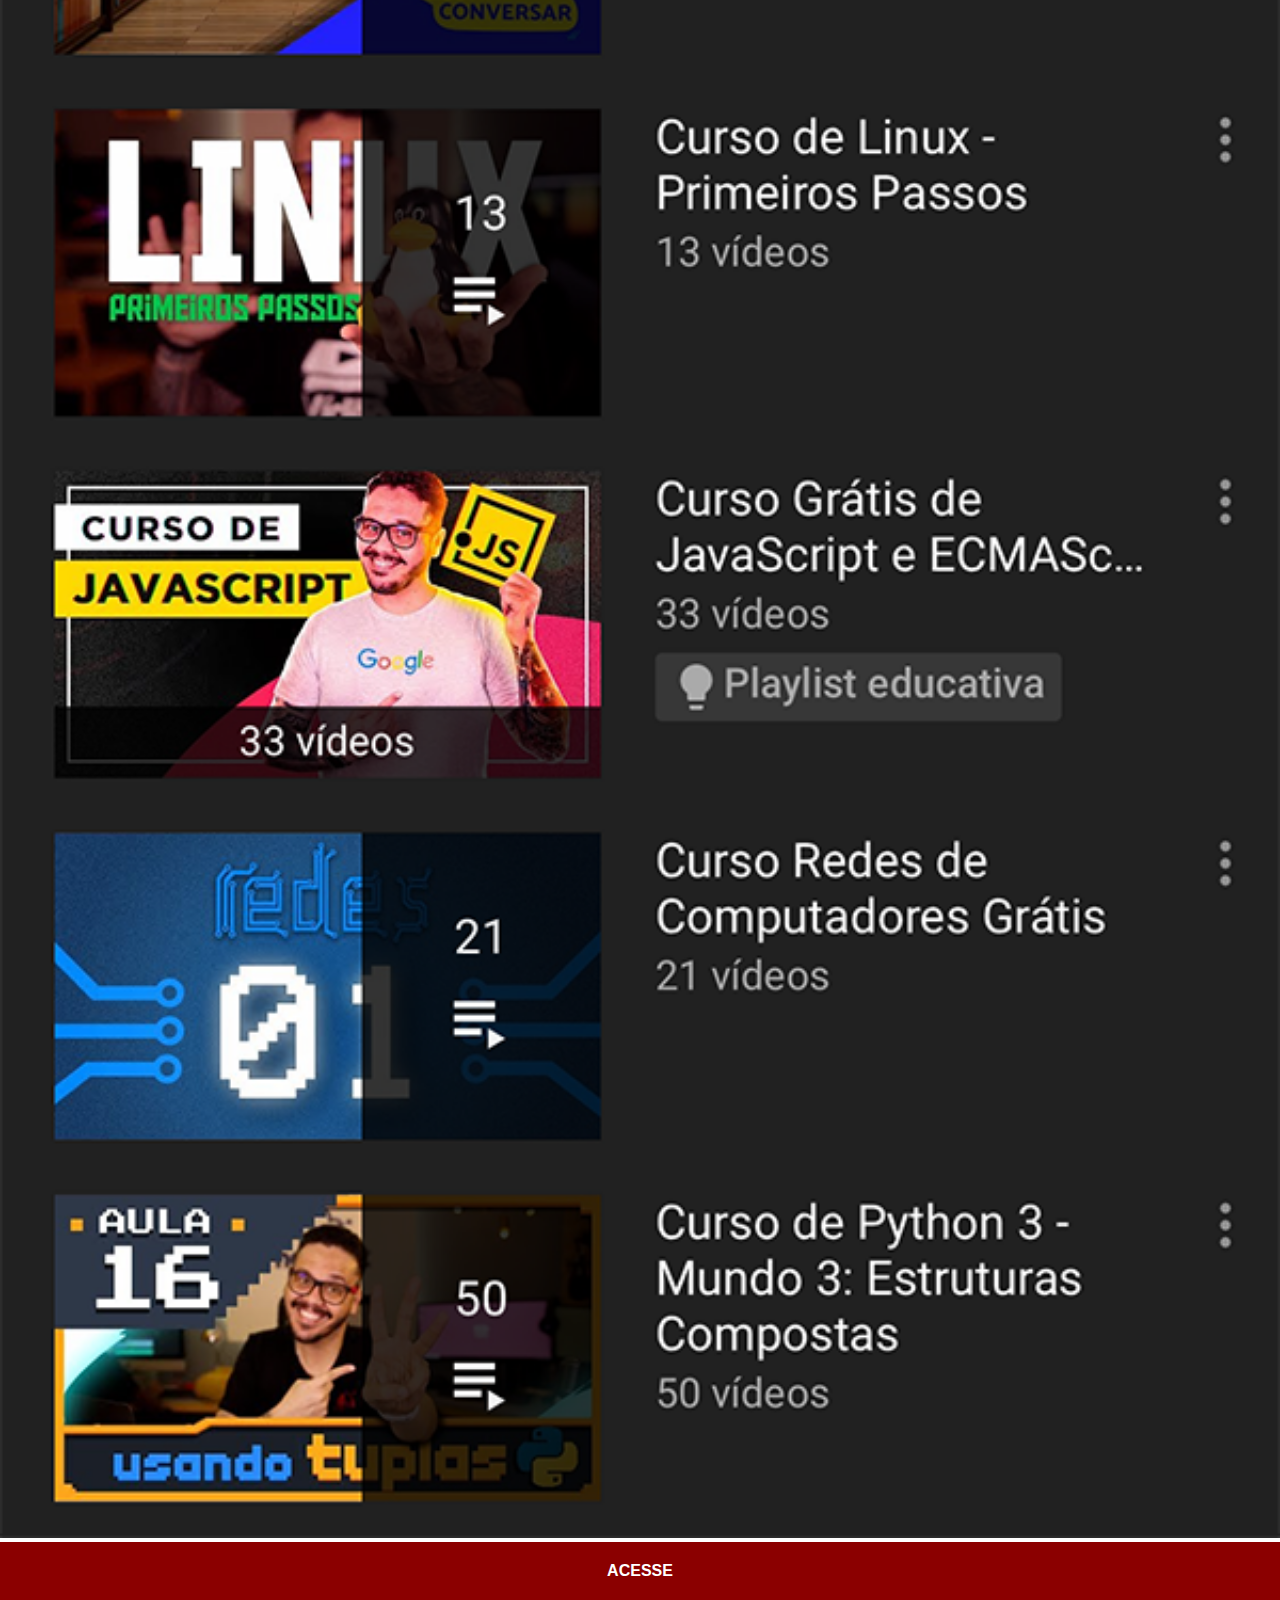
<file: youtude.html>
<!DOCTYPE html>
<html lang="pt-br">
<head>
    <meta charset="UTF-8">
    <meta name="viewport" content="width=device-width, initial-scale=1.0">
    <title>YouTube</title>
    <link rel="stylesheet" href="estilos/social.css">
</head>
<body>
    <img src="imagens/tela-youtube.png" alt="YouTube">
    <a href="https://www.youtube.com/c/CursoemV%C3%ADdeo/playlists" target="_blank">ACESSE</a>
</body>
</html>
</file>
<file: estilos/style.css>
@charset "UTF-8";

*{
    margin: 0px;
    padding: 0px;
    font-family: Arial, Helvetica, sans-serif;
}

html, boby{
    height: 100vh;
    width: 100vw;
    background-color: black;
}
body{
    background: url('../imagens/fundo-madeira.jpg') no-repeat top center;
    background-size: cover;
    background-attachment: fixed;
}
main{
     position: relative;
    height: 100vh;
}

section#telefone{
    position: absolute;
    top: 50%;
    left: 50%;
    transform: translate(-50%, -50%);

    
    height: 627px;
    width: 311px;
    background: url('../imagens/frame-iphone.png') no-repeat;
}
</file>
<file: estilos/social.css>
@charset "UTF-8";

  *{
            margin: 0px;
            padding: 0px;
            font-family: Arial, Helvetica, sans-serif;
        }
        ::-webkit-scrollbar{
            width: 0px;
            height: 0px;
        }
        img{
            width: 100vw;
        }
        a{
            display: block;
            background-color: darkred;
            color: white;
            padding: 20px;
            text-align: center;
            font-weight: bold;
            text-decoration: none;
        }
        a:hover{
            transition: 1.5s;
            background-color: red;
        }
</file>
